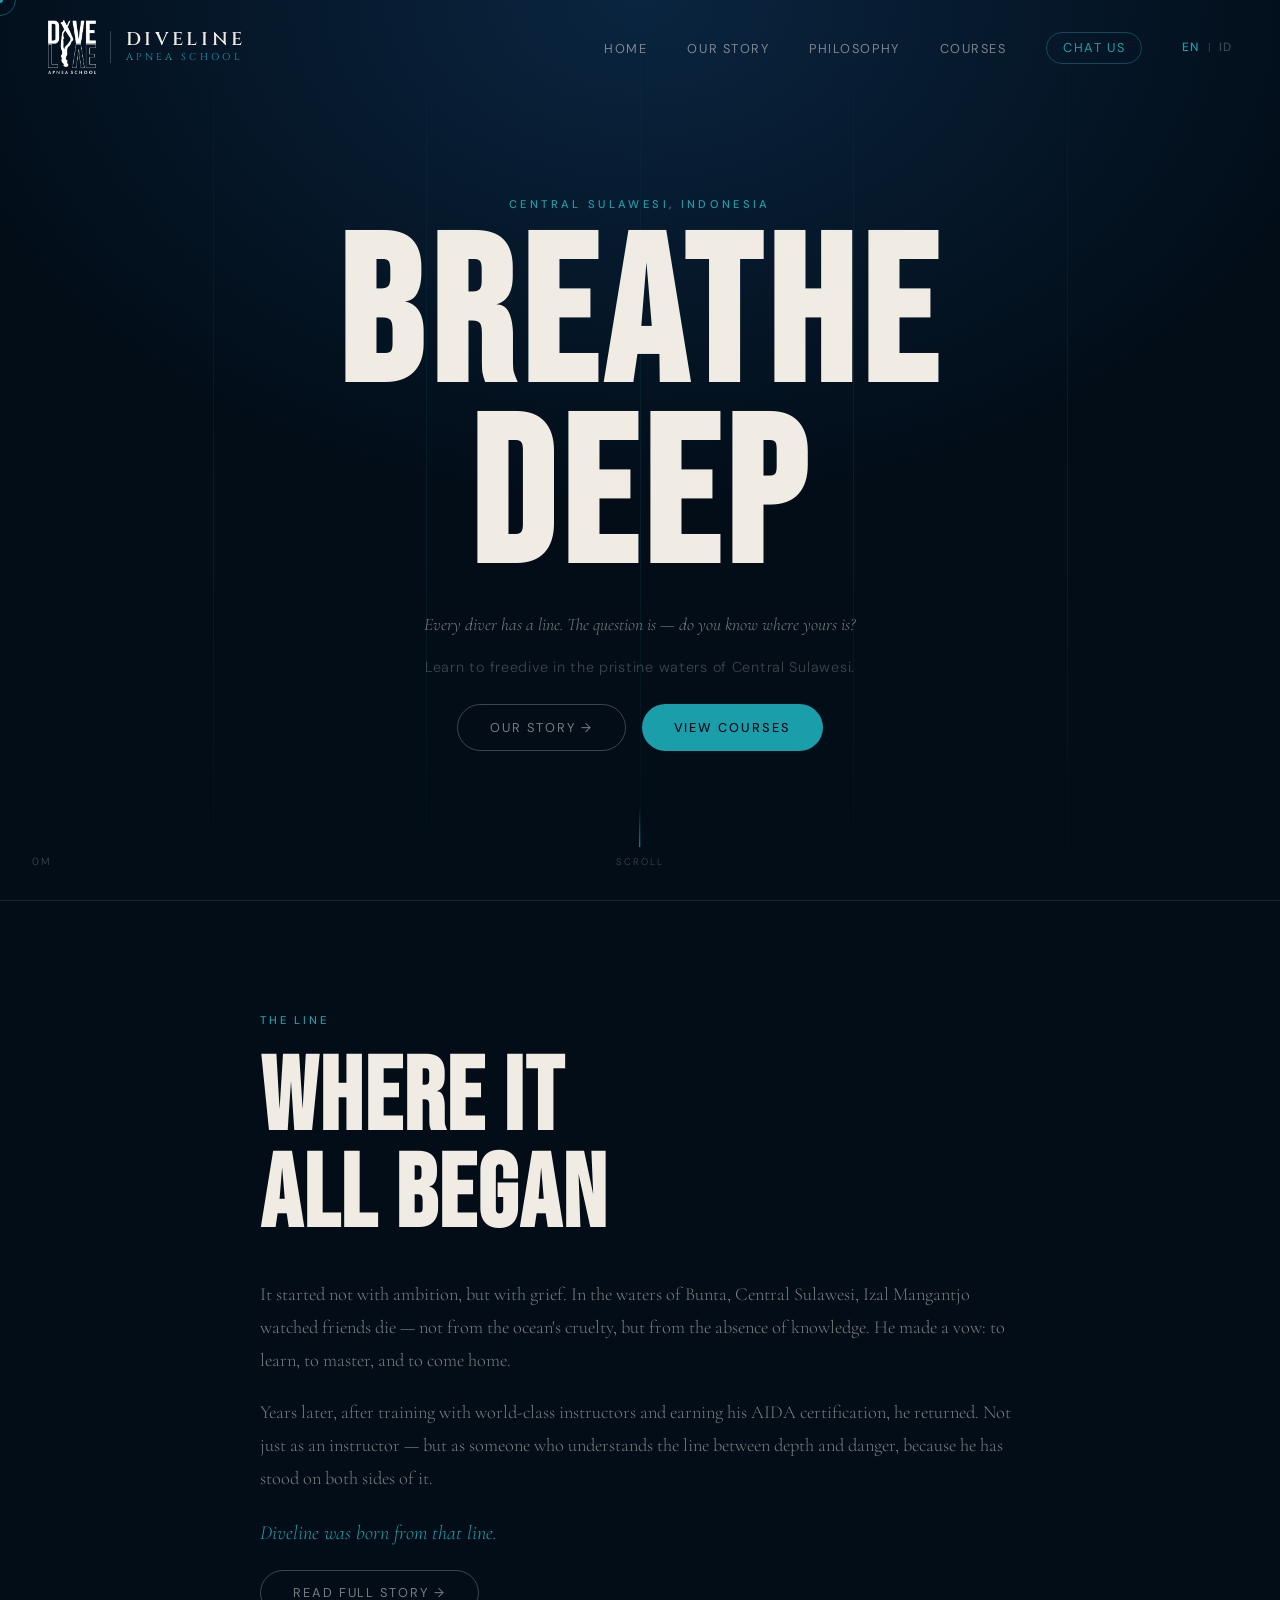
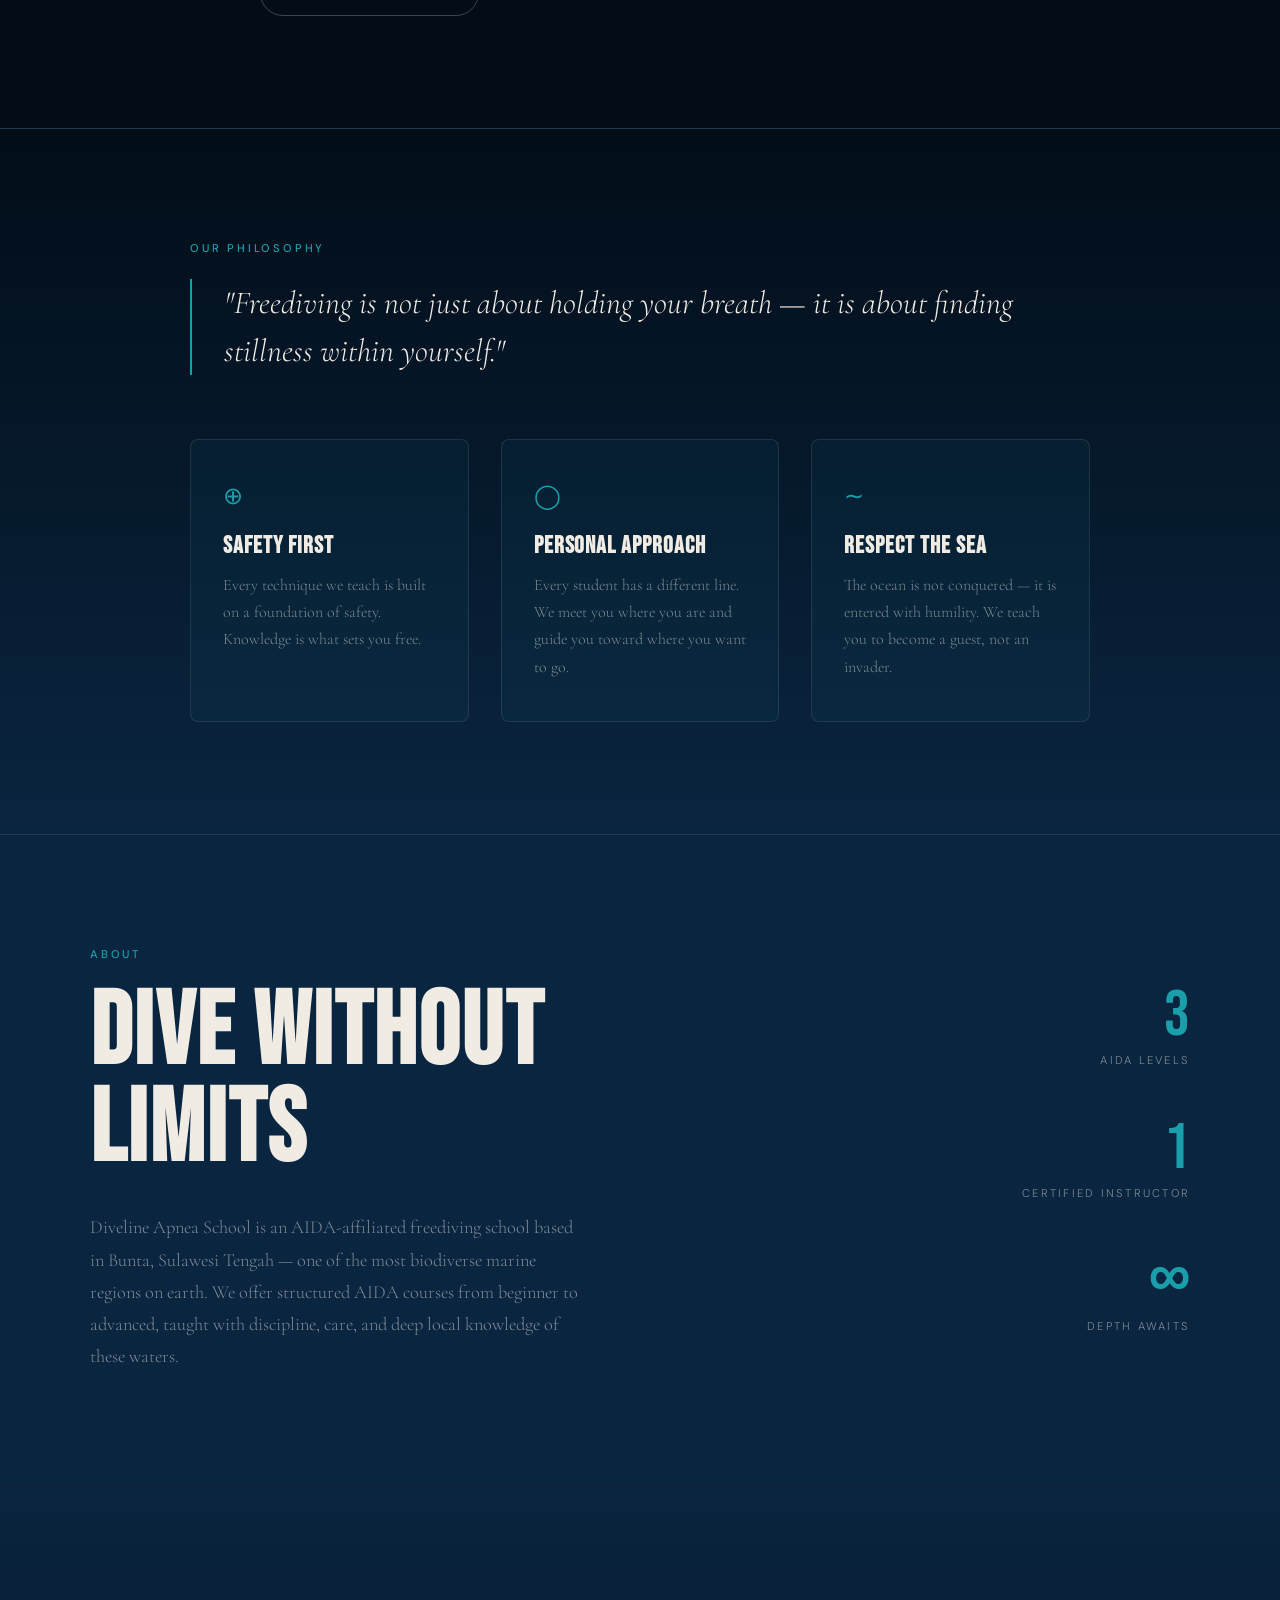
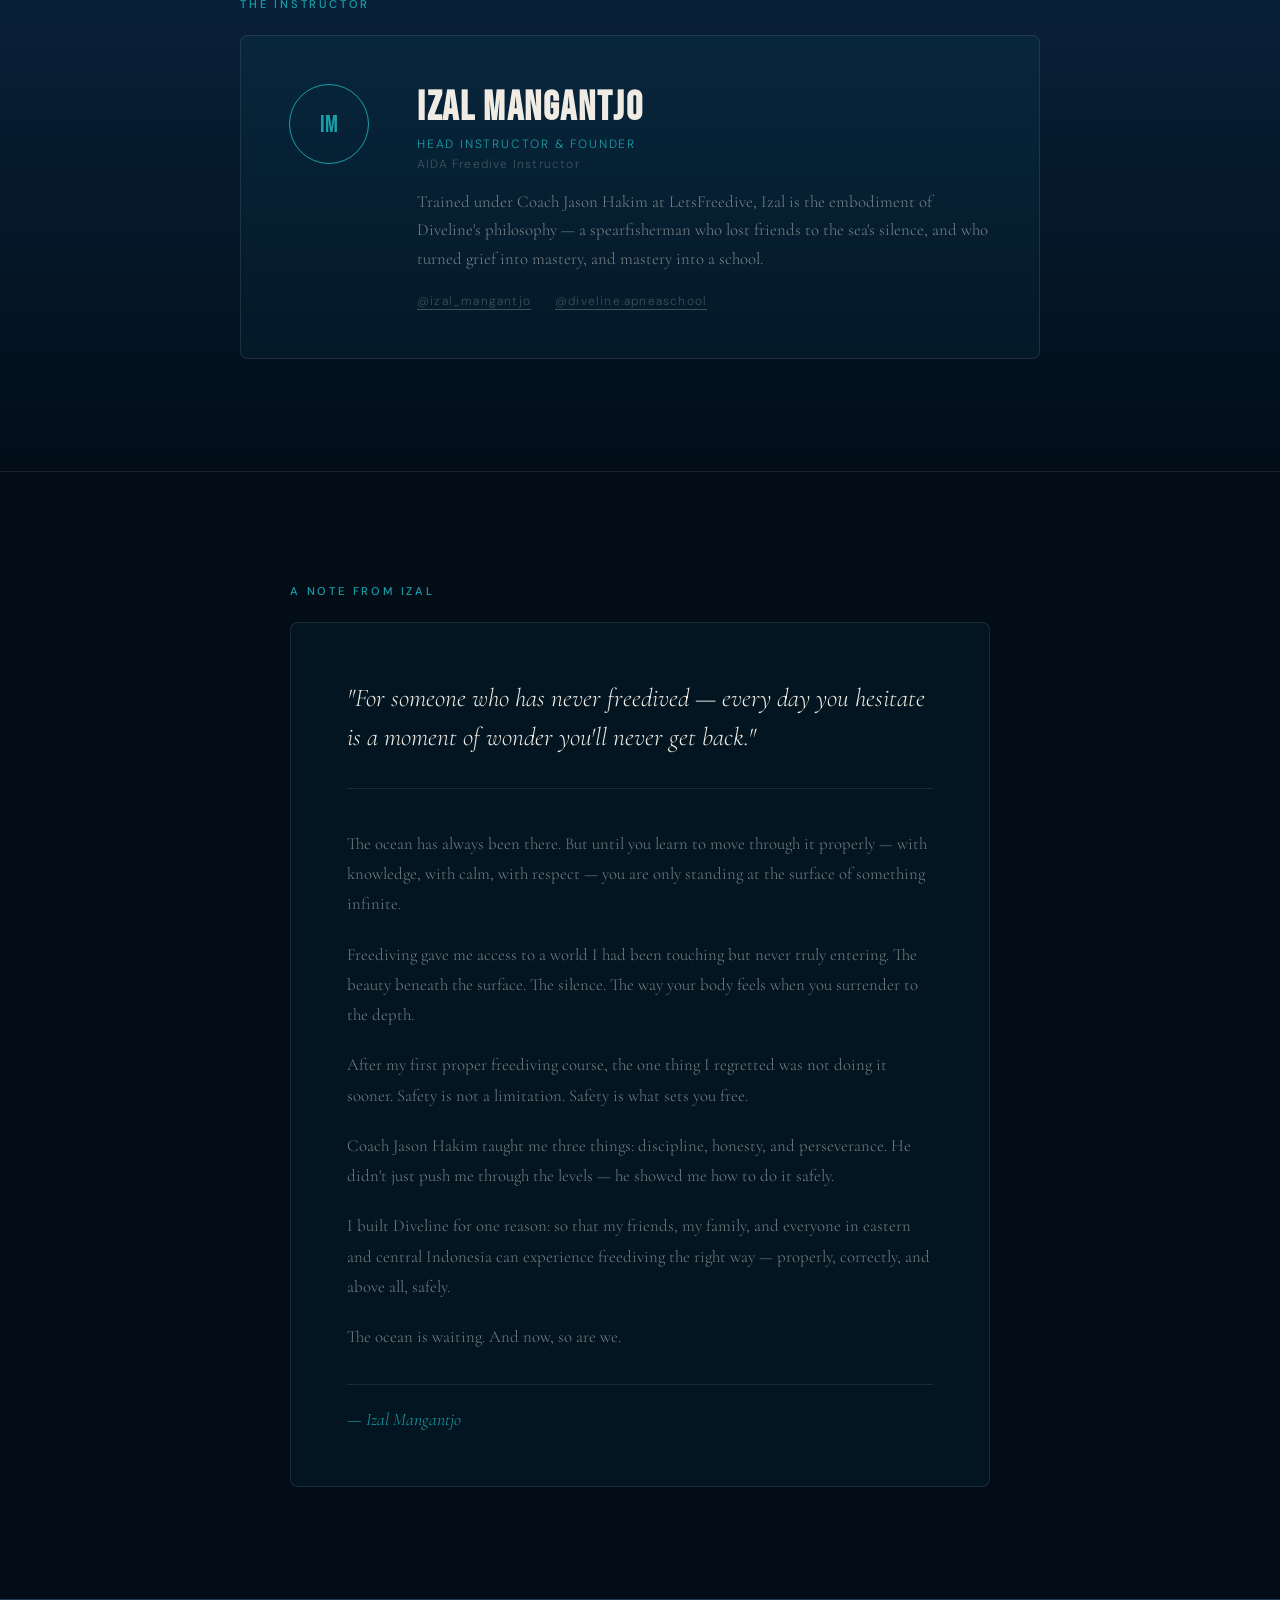
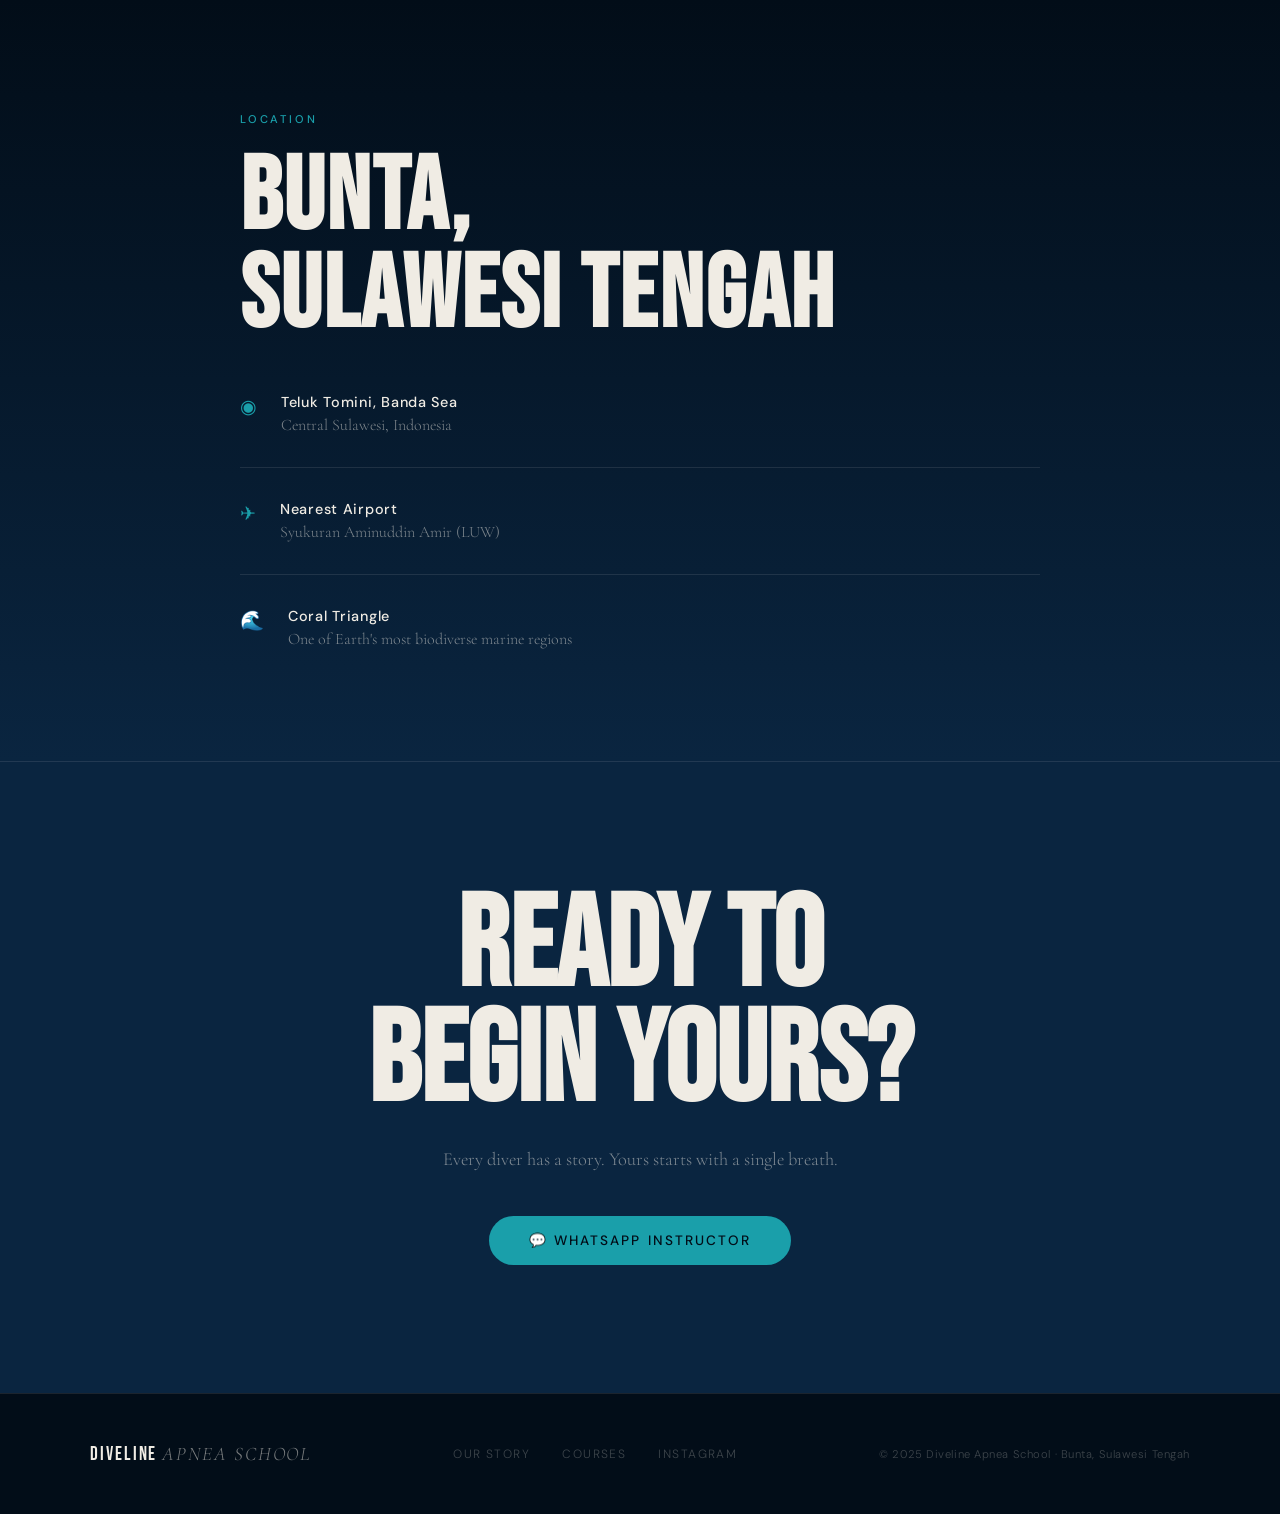
<file: index.html>
<!DOCTYPE html>
<html lang="en">
<head>
    <meta charset="UTF-8">
    <meta name="viewport" content="width=device-width, initial-scale=1.0">
    <title>Diveline Apnea School — Central Sulawesi</title>
    <link href="https://fonts.googleapis.com/css2?family=Bebas+Neue&family=Cinzel:wght@400;600&family=Cormorant+Garamond:ital,wght@0,300;0,400;1,300;1,400&family=DM+Sans:wght@300;400;500&display=swap" rel="stylesheet">
    <link rel="stylesheet" href="css/style.css">
</head>
<body>

<div id="cur"></div>
<div id="cur-r"></div>
<canvas id="bcanvas"></canvas>
<button id="back-top" onclick="window.scrollTo({top:0,behavior:'smooth'})">↑</button>

<!-- NAV -->
<nav id="nav">
    <div class="nav-logo">
        <a href="index.html" class="nav-brand">
            <img src="images/logo.png" alt="Diveline Apnea School">
            <div class="nav-brand-text">
                <span class="nav-brand-name">DIVELINE</span>
                <span class="nav-brand-sub">APNEA SCHOOL</span>
            </div>
        </a>
    </div>
    <div class="hamb" id="hamb" onclick="toggleMenu()">
        <span></span><span></span><span></span>
    </div>
    <ul class="nav-links" id="nav-links">
        <li><a href="index.html" onclick="closeMenu()" class="nav-active-home" data-en="Home" data-id="Beranda">Home</a></li>
        <li><a href="story.html" onclick="closeMenu()" data-en="Our Story" data-id="Kisah Kami">Our Story</a></li>
        <li><a href="index.html#philosophy" onclick="closeMenu()" data-en="Philosophy" data-id="Filosofi">Philosophy</a></li>
        <li><a href="courses.html" onclick="closeMenu()" data-en="Courses" data-id="Kursus">Courses</a></li>
        <li><a href="https://wa.me/6282291338748" target="_blank" class="nav-dm" data-en="Chat Us" data-id="Hubungi">Chat Us</a></li>
        <li class="lang-toggle">
            <button class="lb on" id="btnEN" onclick="setL('en')">EN</button>
            <span class="lb-div">|</span>
            <button class="lb" id="btnID" onclick="setL('id')">ID</button>
        </li>
    </ul>
</nav>

<!-- HERO -->
<section class="hero">
    <div class="hero-depth-lines">
        <span></span><span></span><span></span><span></span><span></span>
    </div>
    <div class="hero-content">
        <div class="hero-eyebrow rv" id="hero-eyebrow">Central Sulawesi, Indonesia</div>
        <h1 class="hero-head rv d1">BREATHE<br>DEEP</h1>
        <div class="hero-tagline-wrap rv d2">
            <span class="tl-dash"></span>
            <em class="tl-text" id="hero-italic">Every diver has a line. The question is — do you know where yours is?</em>
            <span class="tl-dash"></span>
        </div>
        <p class="hero-sub rv d3" id="hero-sub">Learn to freedive in the pristine waters of Central Sulawesi.</p>
        <div class="hero-ctas rv d4">
            <a href="story.html" class="btn-ghost" id="hc-story">Our Story →</a>
            <a href="courses.html" class="btn-main" id="hc-courses">View Courses</a>
        </div>
    </div>
    <div class="hero-depth-label">0m</div>
    <div class="scroll-hint">
        <span></span>
        <p data-en="scroll" data-id="gulir">scroll</p>
    </div>
</section>

<!-- STORY TEASER -->
<section id="story-teaser" class="sec story-sec">
    <div class="story-inner">
        <div class="sec-label rv" data-en="The Line" data-id="Garis Batas">The Line</div>
        <h2 class="sec-title rv" id="story-teaser-title">WHERE IT<br>ALL BEGAN</h2>
        <div class="story-teaser-body rv d1">
            <p id="story-teaser-p1">It started not with ambition, but with grief. In the waters of Bunta, Central Sulawesi, Izal Mangantjo watched friends die — not from the ocean's cruelty, but from the absence of knowledge. He made a vow: to learn, to master, and to come home.</p>
            <p id="story-teaser-p2">Years later, after training with world-class instructors and earning his AIDA certification, he returned. Not just as an instructor — but as someone who understands the line between depth and danger, because he has stood on both sides of it.</p>
            <p id="story-teaser-p3">Diveline was born from that line.</p>
        </div>
        <a href="story.html" class="btn-ghost rv d2" id="story-teaser-link">Read Full Story →</a>
    </div>
</section>

<!-- PHILOSOPHY -->
<section id="philosophy" class="sec philosophy-sec">
    <div class="philosophy-inner">
        <div class="sec-label rv" data-en="Our Philosophy" data-id="Filosofi Kami">Our Philosophy</div>
        <blockquote class="philosophy-quote rv d1" id="philosophy-quote">
            "Freediving is not just about holding your breath — it is about finding stillness within yourself."
        </blockquote>
        <div class="pillars rv d2">
            <div class="pillar">
                <div class="pillar-icon">⊕</div>
                <h3 class="pillar-title" id="p1-title">Safety First</h3>
                <p class="pillar-body" id="p1-body">Every technique we teach is built on a foundation of safety. Knowledge is what sets you free.</p>
            </div>
            <div class="pillar">
                <div class="pillar-icon">◯</div>
                <h3 class="pillar-title" id="p2-title">Personal Approach</h3>
                <p class="pillar-body" id="p2-body">Every student has a different line. We meet you where you are and guide you toward where you want to go.</p>
            </div>
            <div class="pillar">
                <div class="pillar-icon">∼</div>
                <h3 class="pillar-title" id="p3-title">Respect the Sea</h3>
                <p class="pillar-body" id="p3-body">The ocean is not conquered — it is entered with humility. We teach you to become a guest, not an invader.</p>
            </div>
        </div>
    </div>
</section>

<!-- ABOUT -->
<section id="about" class="sec about-sec">
    <div class="about-inner">
        <div class="about-text">
            <div class="sec-label rv" data-en="About" data-id="Tentang Kami">About</div>
            <h2 class="sec-title rv" id="about-title">DIVE WITHOUT<br>LIMITS</h2>
            <p class="sec-body rv d1" id="about-body">Diveline Apnea School is an AIDA-affiliated freediving school based in Bunta, Sulawesi Tengah — one of the most biodiverse marine regions on earth. We offer structured AIDA courses from beginner to advanced, taught with discipline, care, and deep local knowledge of these waters.</p>
        </div>
        <div class="about-stats rv d2">
            <div class="stat">
                <span class="stat-num">3</span>
                <span class="stat-label" data-en="AIDA Levels" data-id="Level AIDA">AIDA Levels</span>
            </div>
            <div class="stat">
                <span class="stat-num">1</span>
                <span class="stat-label" data-en="Certified Instructor" data-id="Instruktur Bersertifikat">Certified Instructor</span>
            </div>
            <div class="stat">
                <span class="stat-num">∞</span>
                <span class="stat-label" data-en="Depth Awaits" data-id="Kedalaman Menanti">Depth Awaits</span>
            </div>
        </div>
    </div>
</section>

<!-- INSTRUCTOR -->
<section id="instructor" class="sec instr-sec">
    <div class="instr-inner">
        <div class="sec-label rv" data-en="The Instructor" data-id="Instruktur">The Instructor</div>
        <div class="instr-card rv d1">
            <div class="instr-monogram">IM</div>
            <div class="instr-info">
                <h2 class="instr-name">Izal Mangantjo</h2>
                <p class="instr-role" id="instr-role">Head Instructor & Founder</p>
                <p class="instr-cred">AIDA Freedive Instructor</p>
                <p class="instr-bio" id="instr-bio">Trained under Coach Jason Hakim at LetsFreedive, Izal is the embodiment of Diveline's philosophy — a spearfisherman who lost friends to the sea's silence, and who turned grief into mastery, and mastery into a school.</p>
                <div class="instr-social">
                    <a href="https://www.instagram.com/izal_mangantjo" target="_blank" class="instr-ig">@izal_mangantjo</a>
                    <a href="https://www.instagram.com/diveline.apneaschool" target="_blank" class="instr-ig">@diveline.apneaschool</a>
                </div>
            </div>
        </div>
    </div>
</section>

<!-- PERSONAL NOTE -->
<section id="note" class="sec note-sec">
    <div class="note-inner">
        <div class="sec-label rv" data-en="A Note from Izal" data-id="Pesan dari Izal">A Note from Izal</div>
        <div class="note-card rv d1">
            <blockquote class="note-quote" id="note-quote">
                "For someone who has never freedived — every day you hesitate is a moment of wonder you'll never get back."
            </blockquote>
            <div class="note-body" id="note-body">
                <p>The ocean has always been there. But until you learn to move through it properly — with knowledge, with calm, with respect — you are only standing at the surface of something infinite.</p>
                <p>Freediving gave me access to a world I had been touching but never truly entering. The beauty beneath the surface. The silence. The way your body feels when you surrender to the depth.</p>
                <p>After my first proper freediving course, the one thing I regretted was not doing it sooner. Safety is not a limitation. Safety is what sets you free.</p>
                <p>I built Diveline for one reason: so that my friends, my family, and everyone in eastern and central Indonesia can experience freediving the right way — properly, correctly, and above all, safely.</p>
                <p>The ocean is waiting. And now, so are we.</p>
            </div>
            <div class="note-signature">— Izal Mangantjo</div>
        </div>
    </div>
</section>

<!-- LOCATION -->
<section id="location" class="sec loc-sec">
    <div class="loc-inner">
        <div class="sec-label rv" data-en="Location" data-id="Lokasi">Location</div>
        <h2 class="sec-title rv" id="loc-title">BUNTA,<br>SULAWESI TENGAH</h2>
        <div class="loc-details rv d1">
            <div class="loc-item">
                <span class="loc-icon">◉</span>
                <div>
                    <strong id="loc-region">Teluk Tomini, Banda Sea</strong>
                    <p id="loc-region-sub">Central Sulawesi, Indonesia</p>
                </div>
            </div>
            <div class="loc-item">
                <span class="loc-icon">✈</span>
                <div>
                    <strong id="loc-airport">Nearest Airport</strong>
                    <p id="loc-airport-sub">Syukuran Aminuddin Amir (LUW)</p>
                </div>
            </div>
            <div class="loc-item">
                <span class="loc-icon">🌊</span>
                <div>
                    <strong id="loc-sea">Coral Triangle</strong>
                    <p id="loc-sea-sub">One of Earth's most biodiverse marine regions</p>
                </div>
            </div>
        </div>
    </div>
</section>

<!-- CTA -->
<section class="cta-sec">
    <div class="cta-inner">
        <h2 class="cta-head rv" id="cta-head">READY<br>TO DIVE?</h2>
        <p class="cta-sub rv d1" id="cta-sub">No experience needed. Just curiosity and the willingness to go deeper.</p>
        <a href="https://wa.me/6282291338748" target="_blank" class="cta-btn rv d2" id="cta-wa">💬 WhatsApp Instructor</a>
    </div>
</section>

<!-- FOOTER -->
<footer>
    <div class="ft-inner">
        <div class="ft-brand">DIVELINE <em>APNEA SCHOOL</em></div>
        <div class="ft-links">
            <a href="story.html" data-en="Our Story" data-id="Kisah Kami">Our Story</a>
            <a href="courses.html" data-en="Courses" data-id="Kursus">Courses</a>
            <a href="https://www.instagram.com/diveline.apneaschool" target="_blank">Instagram</a>
        </div>
        <div class="ft-copy">© 2025 Diveline Apnea School · Bunta, Sulawesi Tengah</div>
    </div>
</footer>

<script src="js/lang.js"></script>
<script src="js/main.js"></script>
</body>
</html>
</file>
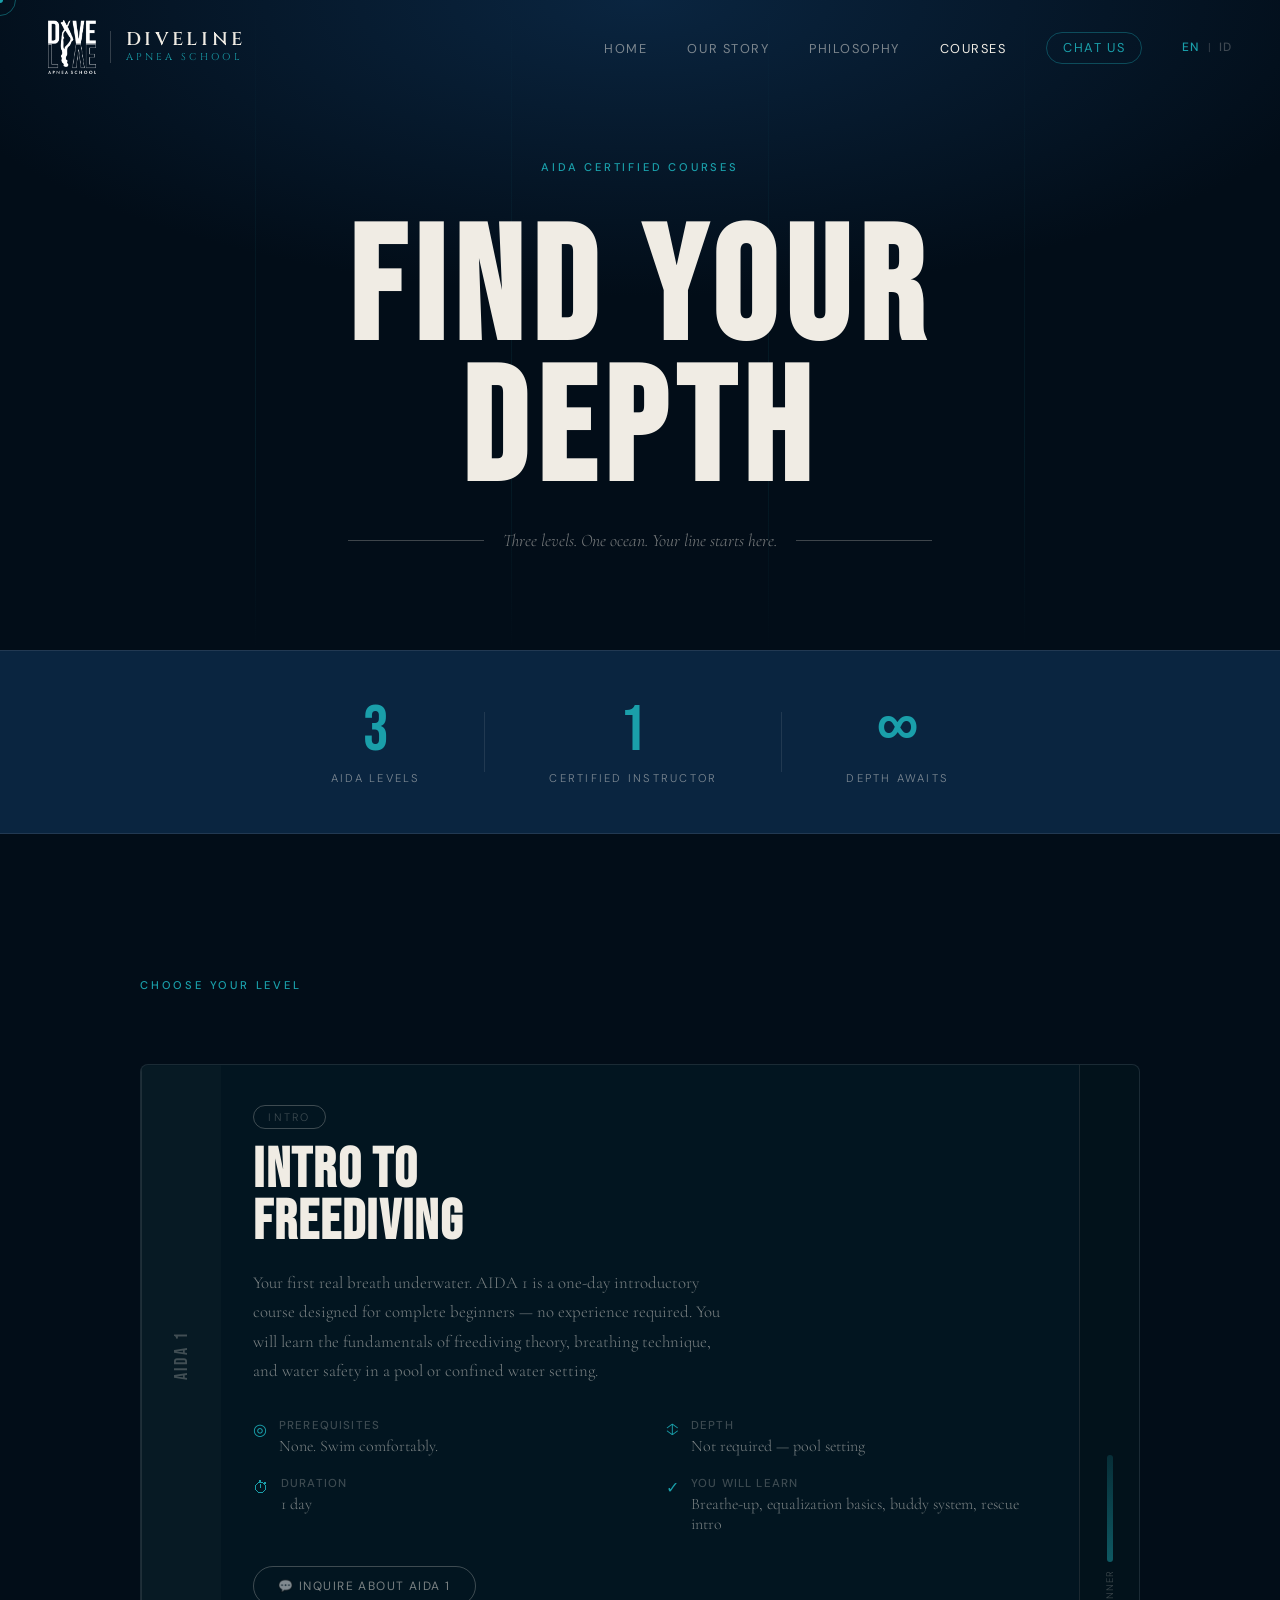
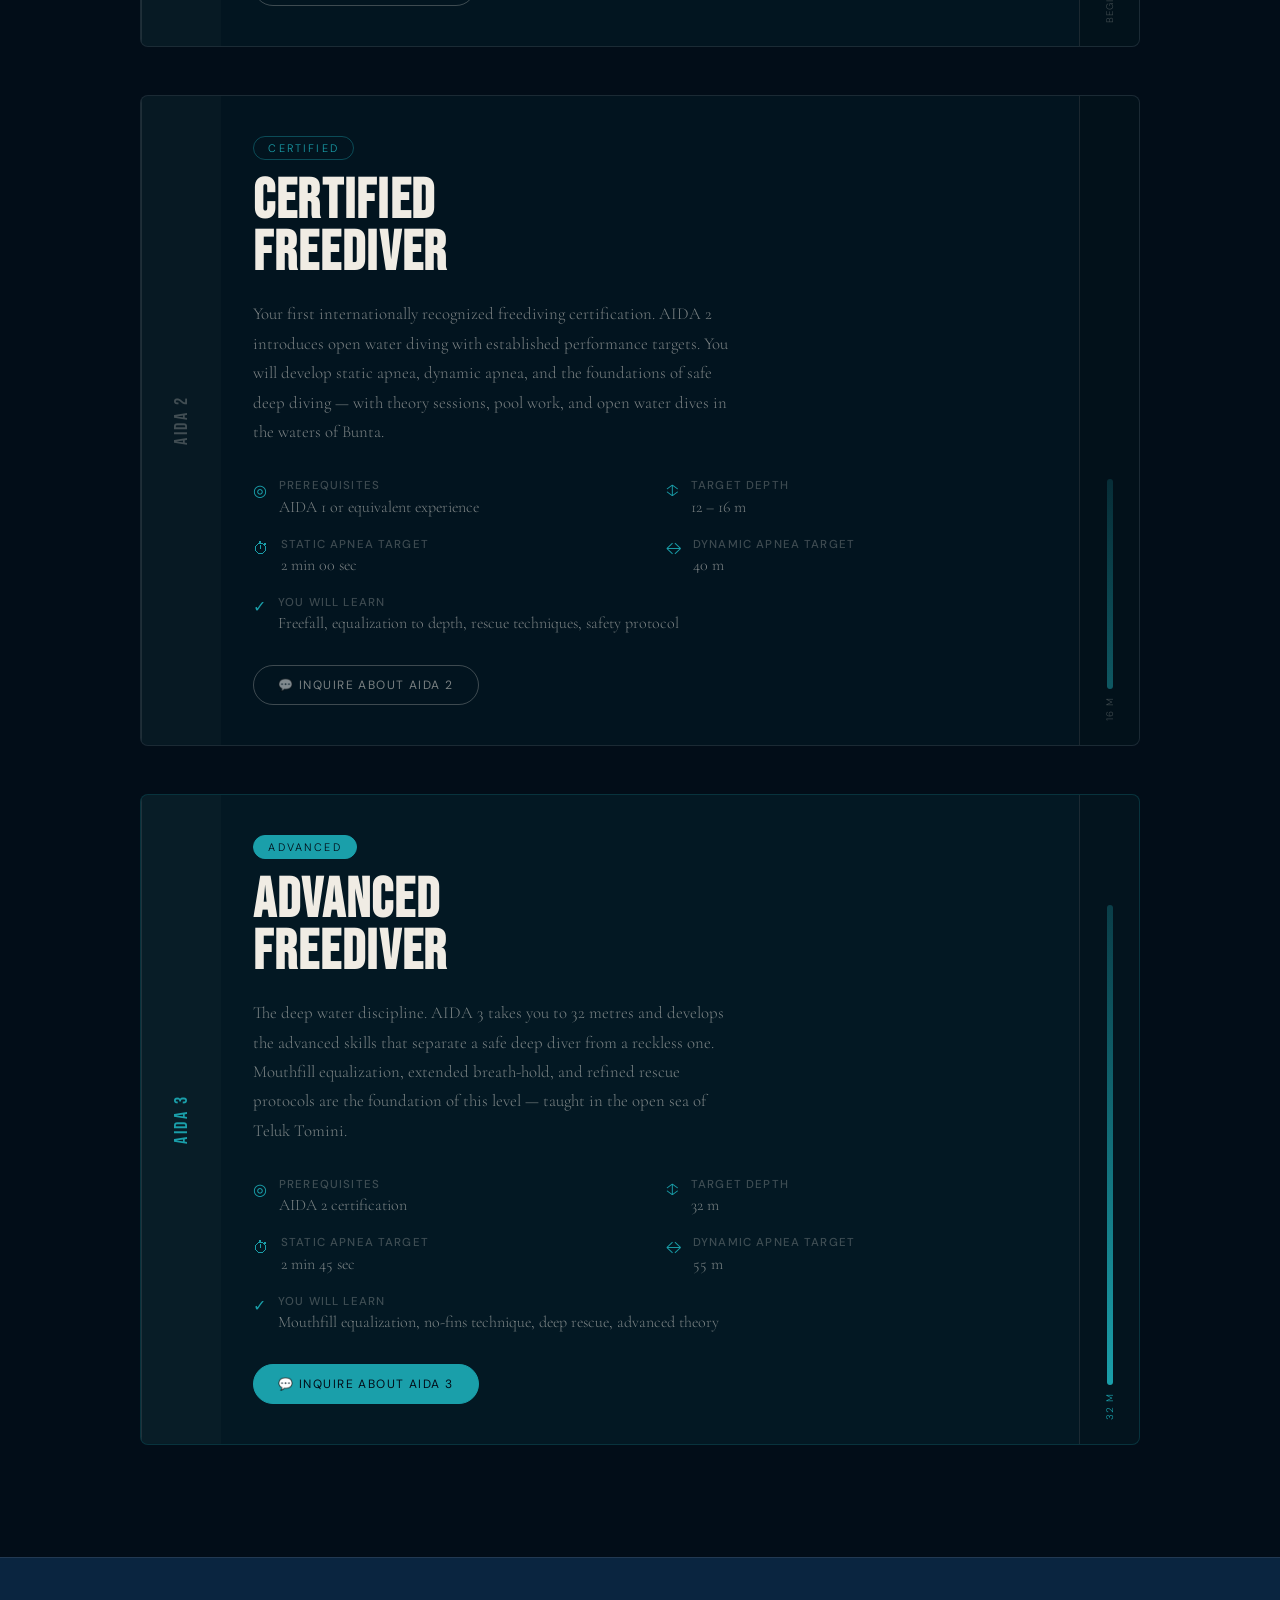
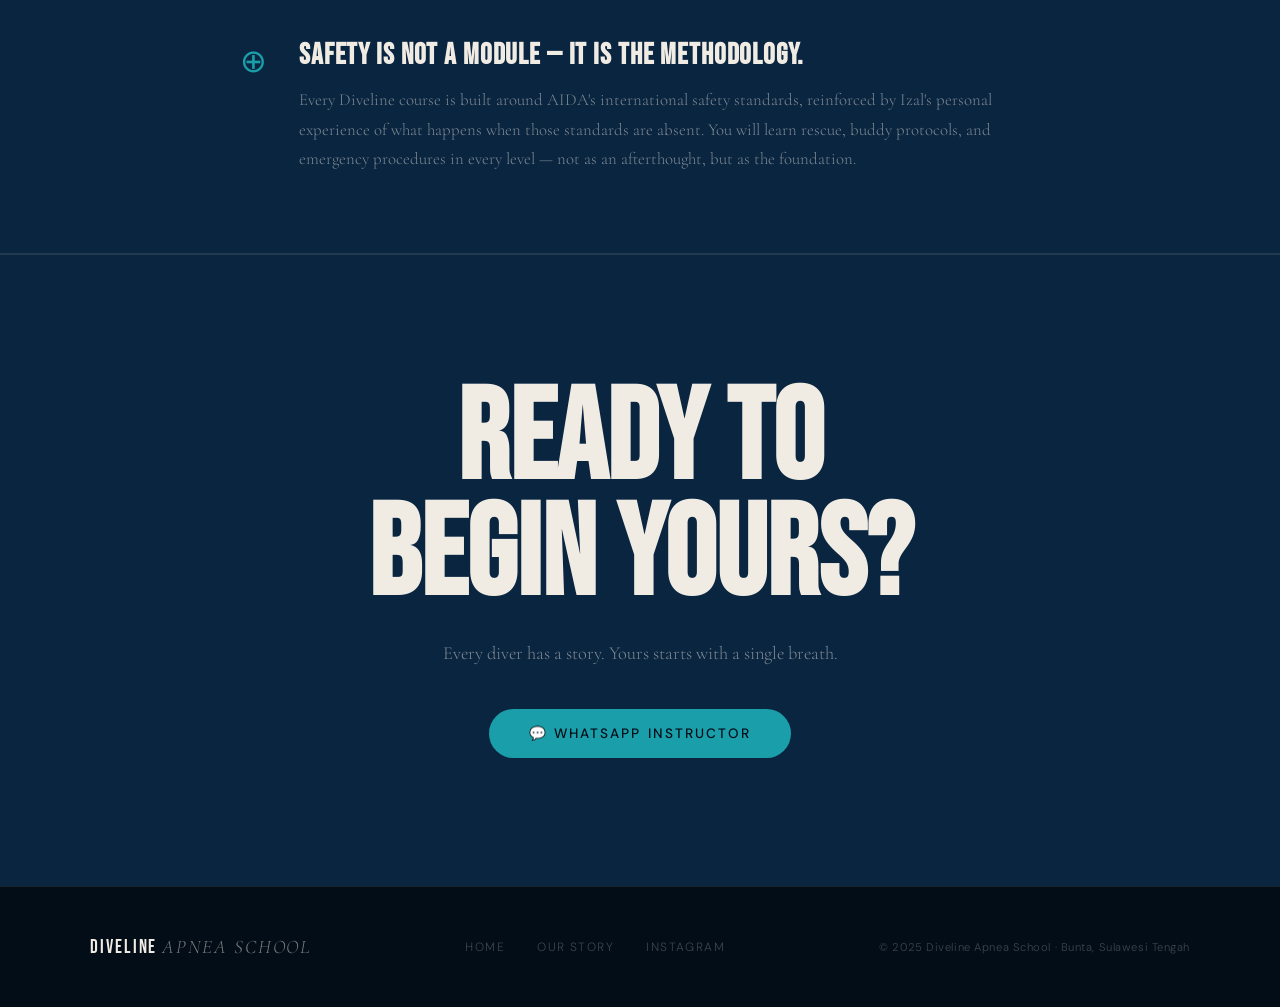
<file: courses.html>
<!DOCTYPE html>
<html lang="en">
<head>
    <meta charset="UTF-8">
    <meta name="viewport" content="width=device-width, initial-scale=1.0">
    <title>Courses — Diveline Apnea School</title>
    <link href="https://fonts.googleapis.com/css2?family=Bebas+Neue&family=Cinzel:wght@400;600&family=Cormorant+Garamond:ital,wght@0,300;0,400;1,300;1,400&family=DM+Sans:wght@300;400;500&display=swap" rel="stylesheet">
    <link rel="stylesheet" href="css/style.css">
    <link rel="stylesheet" href="css/courses.css">
</head>
<body>

<div id="cur"></div>
<div id="cur-r"></div>
<canvas id="bcanvas"></canvas>
<button id="back-top" onclick="window.scrollTo({top:0,behavior:'smooth'})">↑</button>

<!-- NAV -->
<nav id="nav">
    <div class="nav-logo">
        <a href="index.html" class="nav-brand">
            <img src="images/logo.png" alt="Diveline Apnea School">
            <div class="nav-brand-text">
                <span class="nav-brand-name">DIVELINE</span>
                <span class="nav-brand-sub">APNEA SCHOOL</span>
            </div>
        </a>
    </div>
    <div class="hamb" id="hamb" onclick="toggleMenu()">
        <span></span><span></span><span></span>
    </div>
    <ul class="nav-links" id="nav-links">
        <li><a href="index.html" onclick="closeMenu()" data-en="Home" data-id="Beranda">Home</a></li>
        <li><a href="story.html" onclick="closeMenu()" data-en="Our Story" data-id="Kisah Kami">Our Story</a></li>
        <li><a href="index.html#philosophy" onclick="closeMenu()" data-en="Philosophy" data-id="Filosofi">Philosophy</a></li>
        <li><a href="courses.html" onclick="closeMenu()" class="nav-active" data-en="Courses" data-id="Kursus">Courses</a></li>
        <li><a href="https://wa.me/6282291338748" target="_blank" class="nav-dm" data-en="Chat Us" data-id="Hubungi">Chat Us</a></li>
        <li class="lang-toggle">
            <button class="lb on" id="btnEN" onclick="setL('en')">EN</button>
            <span class="lb-div">|</span>
            <button class="lb" id="btnID" onclick="setL('id')">ID</button>
        </li>
    </ul>
</nav>

<!-- HERO KECIL -->
<section class="courses-hero">
    <div class="courses-hero-depth">
        <span></span><span></span><span></span><span></span>
    </div>
    <div class="courses-hero-content">
        <div class="sec-label rv" data-en="AIDA Certified Courses" data-id="Kursus Bersertifikat AIDA">AIDA Certified Courses</div>
        <h1 class="courses-hero-title rv d1" id="courses-hero-title">FIND YOUR<br>DEPTH</h1>
        <div class="courses-hero-tagline rv d2">
            <span class="tl-dash"></span>
            <em class="tl-text" id="courses-hero-tagline">Three levels. One ocean. Your line starts here.</em>
            <span class="tl-dash"></span>
        </div>
    </div>
</section>

<!-- NUMBERS BAR -->
<div class="numbers-bar">
    <div class="nb-item rv">
        <span class="nb-num">3</span>
        <span class="nb-label" data-en="AIDA Levels" data-id="Level AIDA">AIDA Levels</span>
    </div>
    <div class="nb-divider"></div>
    <div class="nb-item rv d1">
        <span class="nb-num">1</span>
        <span class="nb-label" data-en="Certified Instructor" data-id="Instruktur Bersertifikat">Certified Instructor</span>
    </div>
    <div class="nb-divider"></div>
    <div class="nb-item rv d2">
        <span class="nb-num">∞</span>
        <span class="nb-label" data-en="Depth Awaits" data-id="Kedalaman Menanti">Depth Awaits</span>
    </div>
</div>

<!-- COURSE CARDS -->
<section class="courses-sec">
    <div class="courses-inner">
        <div class="sec-label rv" data-en="Choose Your Level" data-id="Pilih Level Anda">Choose Your Level</div>

        <!-- AIDA 1 -->
        <div class="course-card rv">
            <div class="course-level">AIDA 1</div>
            <div class="course-content">
                <div class="course-badge" id="c1-badge">Intro</div>
                <h2 class="course-title" id="c1-title">INTRO TO<br>FREEDIVING</h2>
                <p class="course-desc" id="c1-desc">Your first real breath underwater. AIDA 1 is a one-day introductory course designed for complete beginners — no experience required. You will learn the fundamentals of freediving theory, breathing technique, and water safety in a pool or confined water setting.</p>
                <div class="course-specs">
                    <div class="spec-item">
                        <span class="spec-icon">◎</span>
                        <div>
                            <strong id="c1-s1-label">Prerequisites</strong>
                            <p id="c1-s1-val">None. Swim comfortably.</p>
                        </div>
                    </div>
                    <div class="spec-item">
                        <span class="spec-icon">↕</span>
                        <div>
                            <strong id="c1-s2-label">Depth</strong>
                            <p id="c1-s2-val">Not required — pool setting</p>
                        </div>
                    </div>
                    <div class="spec-item">
                        <span class="spec-icon">⏱</span>
                        <div>
                            <strong id="c1-s3-label">Duration</strong>
                            <p id="c1-s3-val">1 day</p>
                        </div>
                    </div>
                    <div class="spec-item">
                        <span class="spec-icon">✓</span>
                        <div>
                            <strong id="c1-s4-label">You will learn</strong>
                            <p id="c1-s4-val">Breathe-up, equalization basics, buddy system, rescue intro</p>
                        </div>
                    </div>
                </div>
                <a href="https://wa.me/6282291338748?text=Hi%20Izal!%20I%20am%20interested%20in%20AIDA%201." target="_blank" class="course-cta" id="c1-cta">💬 Inquire About AIDA 1</a>
            </div>
            <div class="course-depth-bar">
                <div class="depth-fill" style="height:20%"></div>
                <span class="depth-label">Beginner</span>
            </div>
        </div>

        <!-- AIDA 2 -->
        <div class="course-card course-card--mid rv d1">
            <div class="course-level">AIDA 2</div>
            <div class="course-content">
                <div class="course-badge course-badge--mid" id="c2-badge">Certified</div>
                <h2 class="course-title" id="c2-title">CERTIFIED<br>FREEDIVER</h2>
                <p class="course-desc" id="c2-desc">Your first internationally recognized freediving certification. AIDA 2 introduces open water diving with established performance targets. You will develop static apnea, dynamic apnea, and the foundations of safe deep diving — with theory sessions, pool work, and open water dives in the waters of Bunta.</p>
                <div class="course-specs">
                    <div class="spec-item">
                        <span class="spec-icon">◎</span>
                        <div>
                            <strong id="c2-s1-label">Prerequisites</strong>
                            <p id="c2-s1-val">AIDA 1 or equivalent experience</p>
                        </div>
                    </div>
                    <div class="spec-item">
                        <span class="spec-icon">↕</span>
                        <div>
                            <strong id="c2-s2-label">Target Depth</strong>
                            <p id="c2-s2-val">12 – 16 m</p>
                        </div>
                    </div>
                    <div class="spec-item">
                        <span class="spec-icon">⏱</span>
                        <div>
                            <strong id="c2-s3-label">Static Apnea Target</strong>
                            <p id="c2-s3-val">2 min 00 sec</p>
                        </div>
                    </div>
                    <div class="spec-item">
                        <span class="spec-icon">↔</span>
                        <div>
                            <strong id="c2-s4b-label">Dynamic Apnea Target</strong>
                            <p id="c2-s4b-val">40 m</p>
                        </div>
                    </div>
                    <div class="spec-item">
                        <span class="spec-icon">✓</span>
                        <div>
                            <strong id="c2-s4-label">You will learn</strong>
                            <p id="c2-s4-val">Freefall, equalization to depth, rescue techniques, safety protocol</p>
                        </div>
                    </div>
                </div>
                <a href="https://wa.me/6282291338748?text=Hi%20Izal!%20I%20am%20interested%20in%20AIDA%202." target="_blank" class="course-cta" id="c2-cta">💬 Inquire About AIDA 2</a>
            </div>
            <div class="course-depth-bar">
                <div class="depth-fill" style="height:35%"></div>
                <span class="depth-label">16 m</span>
            </div>
        </div>

        <!-- AIDA 3 -->
        <div class="course-card course-card--adv rv d2">
            <div class="course-level">AIDA 3</div>
            <div class="course-content">
                <div class="course-badge course-badge--adv" id="c3-badge">Advanced</div>
                <h2 class="course-title" id="c3-title">ADVANCED<br>FREEDIVER</h2>
                <p class="course-desc" id="c3-desc">The deep water discipline. AIDA 3 takes you to 32 metres and develops the advanced skills that separate a safe deep diver from a reckless one. Mouthfill equalization, extended breath-hold, and refined rescue protocols are the foundation of this level — taught in the open sea of Teluk Tomini.</p>
                <div class="course-specs">
                    <div class="spec-item">
                        <span class="spec-icon">◎</span>
                        <div>
                            <strong id="c3-s1-label">Prerequisites</strong>
                            <p id="c3-s1-val">AIDA 2 certification</p>
                        </div>
                    </div>
                    <div class="spec-item">
                        <span class="spec-icon">↕</span>
                        <div>
                            <strong id="c3-s2-label">Target Depth</strong>
                            <p id="c3-s2-val">32 m</p>
                        </div>
                    </div>
                    <div class="spec-item">
                        <span class="spec-icon">⏱</span>
                        <div>
                            <strong id="c3-s3-label">Static Apnea Target</strong>
                            <p id="c3-s3-val">2 min 45 sec</p>
                        </div>
                    </div>
                    <div class="spec-item">
                        <span class="spec-icon">↔</span>
                        <div>
                            <strong id="c3-s4b-label">Dynamic Apnea Target</strong>
                            <p id="c3-s4b-val">55 m</p>
                        </div>
                    </div>
                    <div class="spec-item">
                        <span class="spec-icon">✓</span>
                        <div>
                            <strong id="c3-s4-label">You will learn</strong>
                            <p id="c3-s4-val">Mouthfill equalization, no-fins technique, deep rescue, advanced theory</p>
                        </div>
                    </div>
                </div>
                <a href="https://wa.me/6282291338748?text=Hi%20Izal!%20I%20am%20interested%20in%20AIDA%203." target="_blank" class="course-cta course-cta--adv" id="c3-cta">💬 Inquire About AIDA 3</a>
            </div>
            <div class="course-depth-bar">
                <div class="depth-fill depth-fill--adv" style="height:80%"></div>
                <span class="depth-label depth-label--adv">32 m</span>
            </div>
        </div>

    </div>
</section>

<!-- SAFETY NOTE -->
<section class="safety-sec">
    <div class="safety-inner rv">
        <div class="safety-icon">⊕</div>
        <div>
            <h3 class="safety-title" id="safety-title">Safety is not a module — it is the methodology.</h3>
            <p class="safety-body" id="safety-body">Every Diveline course is built around AIDA's international safety standards, reinforced by Izal's personal experience of what happens when those standards are absent. You will learn rescue, buddy protocols, and emergency procedures in every level — not as an afterthought, but as the foundation.</p>
        </div>
    </div>
</section>

<!-- CTA -->
<section class="cta-sec">
    <div class="cta-inner">
        <h2 class="cta-head rv" id="cta-head">NOT SURE<br>WHERE TO START?</h2>
        <p class="cta-sub rv d1" id="cta-sub">Message Izal directly. He will help you find the right level — honestly, not ambitiously.</p>
        <a href="https://wa.me/6282291338748" target="_blank" class="cta-btn rv d2" id="cta-wa">💬 WhatsApp Instructor</a>
    </div>
</section>

<!-- FOOTER -->
<footer>
    <div class="ft-inner">
        <div class="ft-brand">DIVELINE <em>APNEA SCHOOL</em></div>
        <div class="ft-links">
            <a href="index.html" data-en="Home" data-id="Beranda">Home</a>
            <a href="story.html" data-en="Our Story" data-id="Kisah Kami">Our Story</a>
            <a href="https://www.instagram.com/diveline.apneaschool" target="_blank">Instagram</a>
        </div>
        <div class="ft-copy">© 2025 Diveline Apnea School · Bunta, Sulawesi Tengah</div>
    </div>
</footer>

<script src="js/lang.js"></script>
<script src="js/main.js"></script>
</body>
</html>
</file>
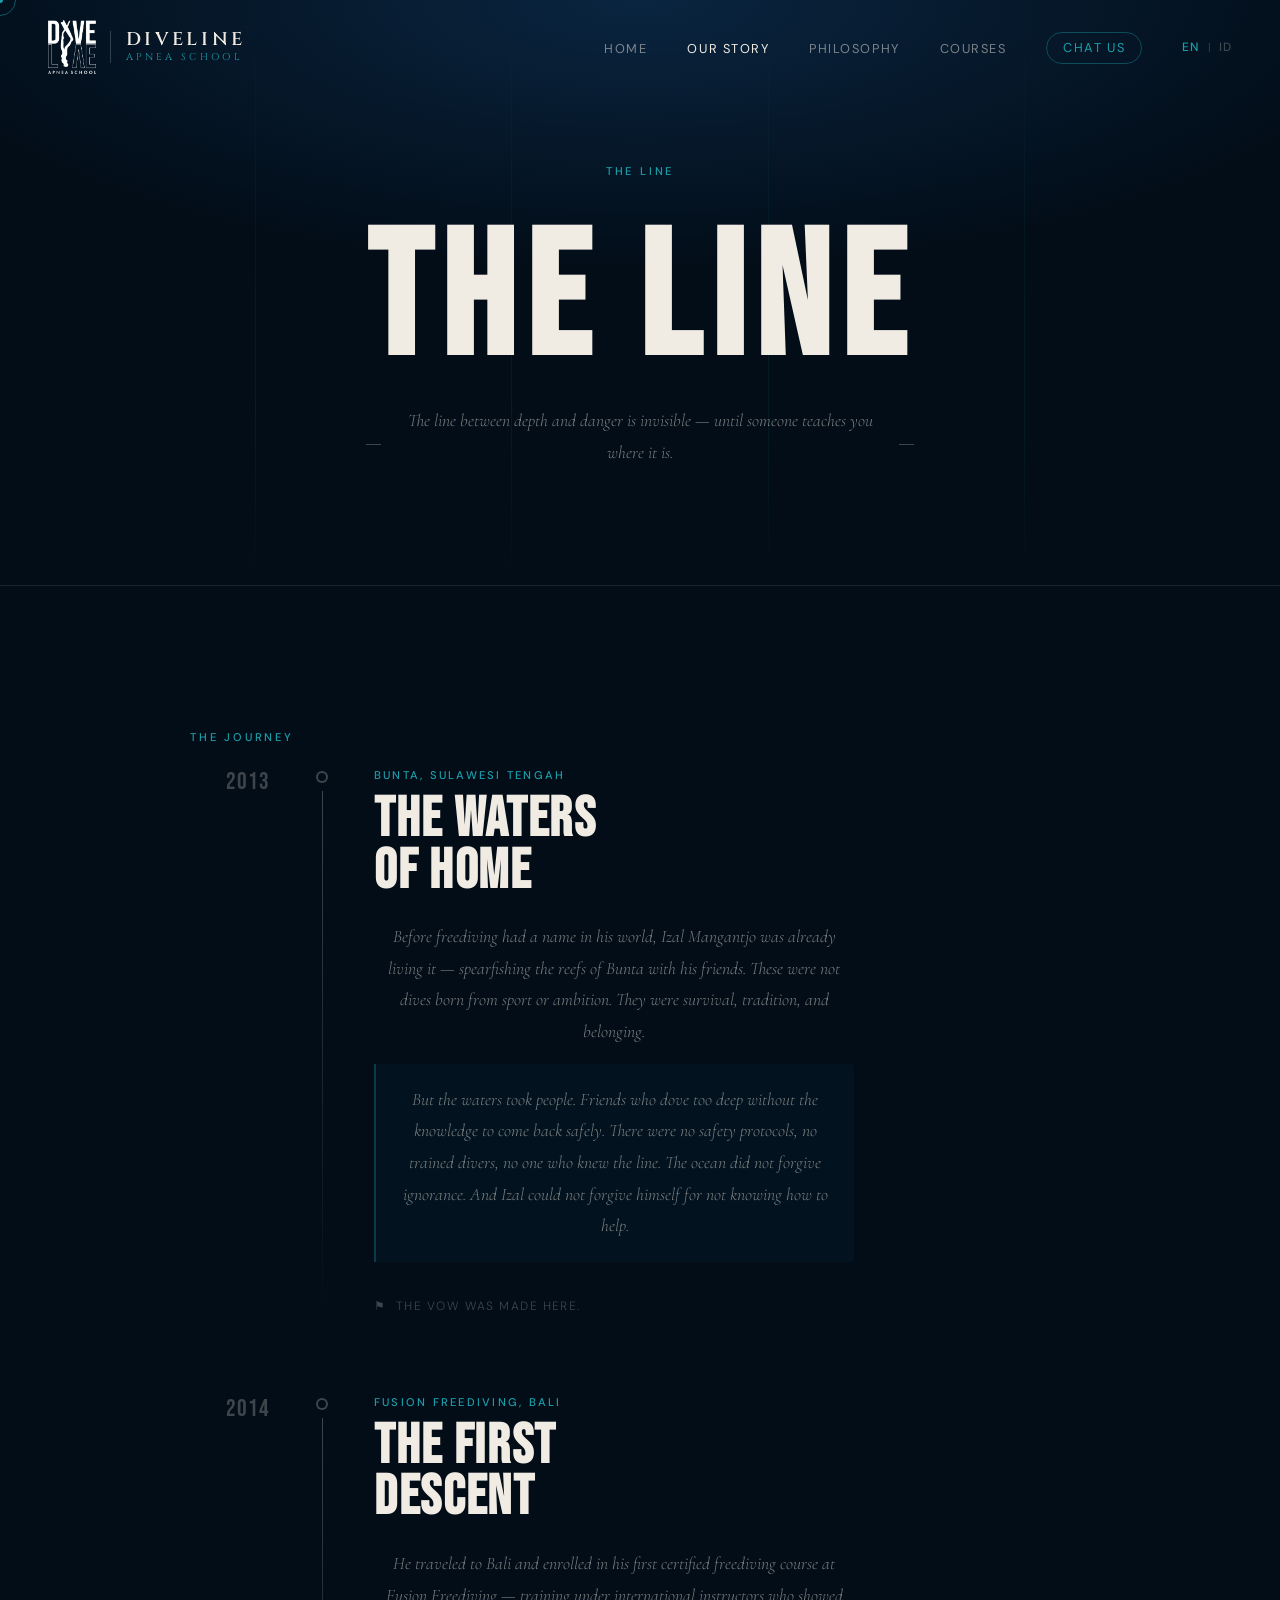
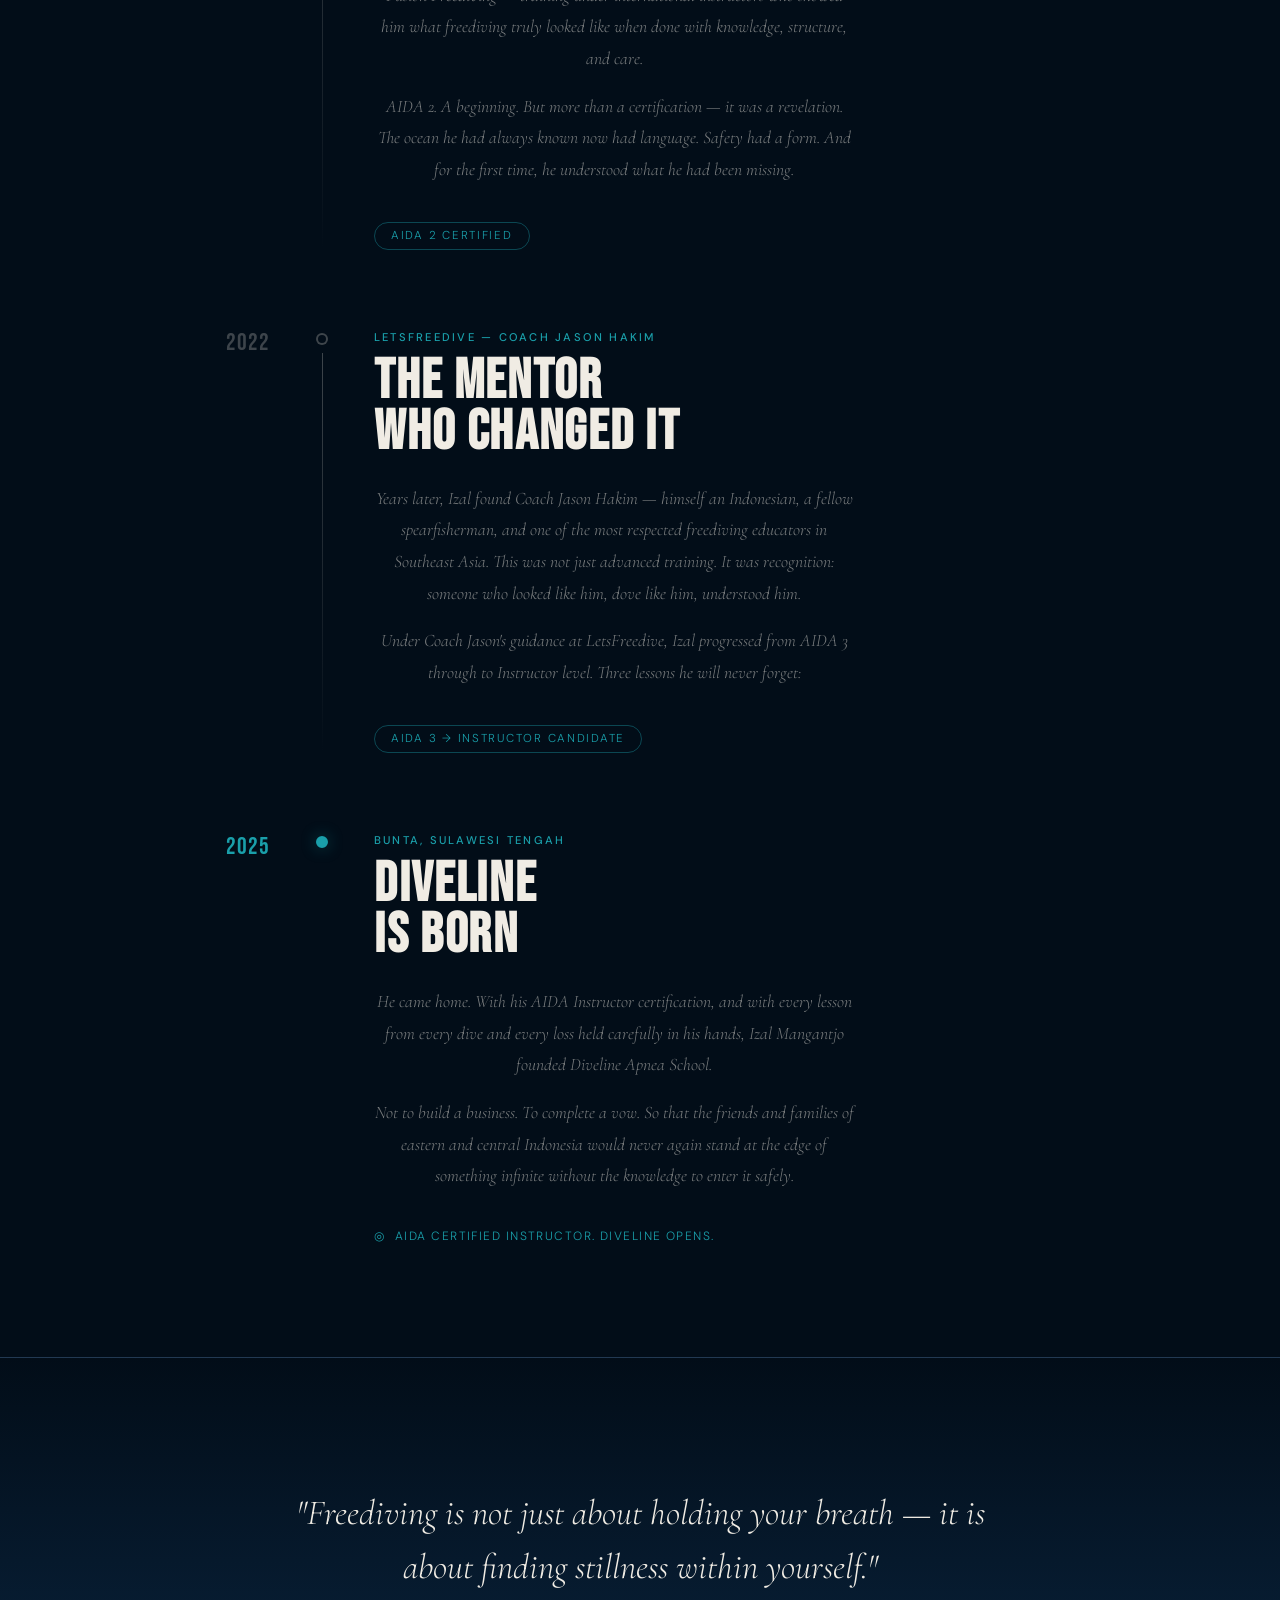
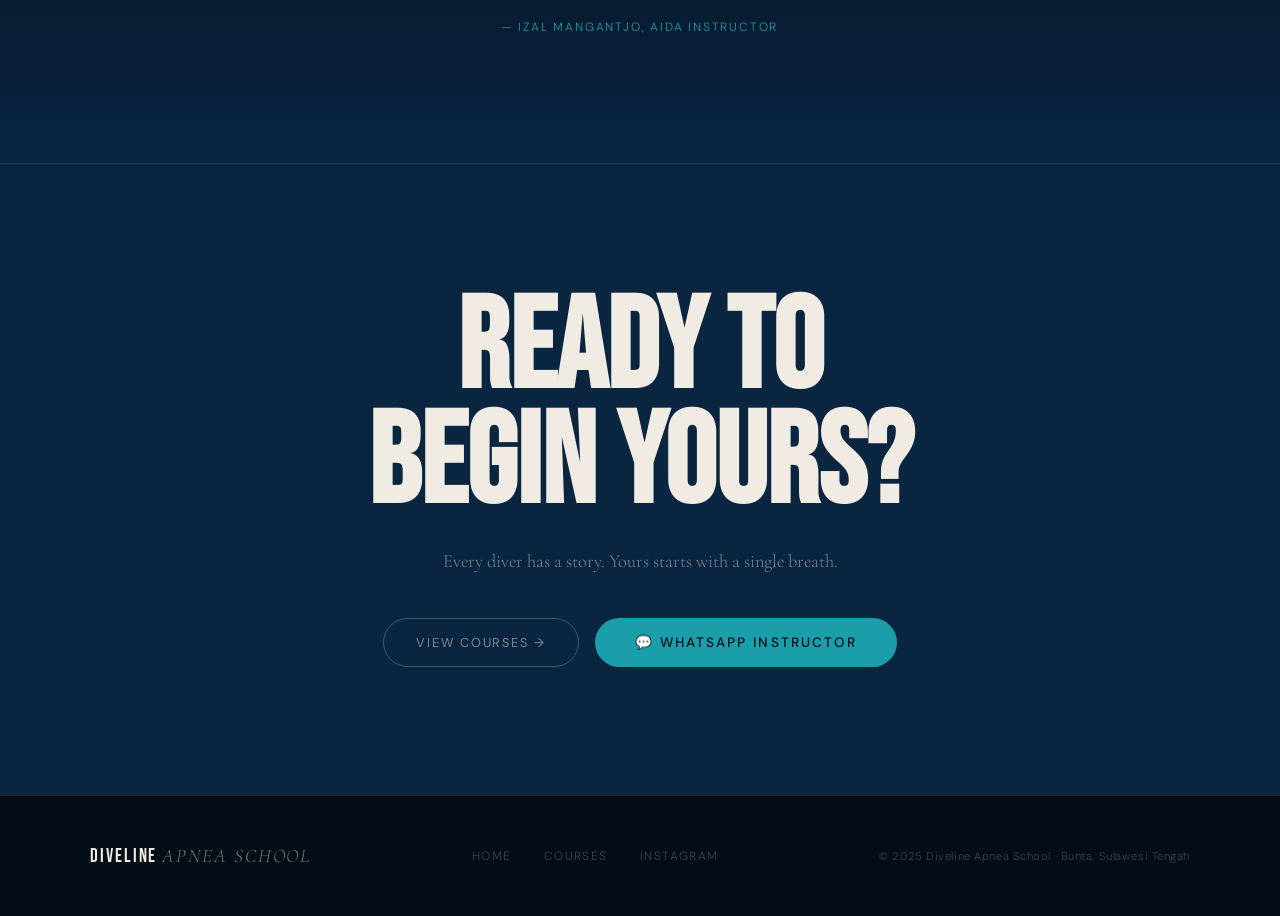
<file: story.html>
<!DOCTYPE html>
<html lang="en">
<head>
    <meta charset="UTF-8">
    <meta name="viewport" content="width=device-width, initial-scale=1.0">
    <title>Our Story — Diveline Apnea School</title>
    <link href="https://fonts.googleapis.com/css2?family=Bebas+Neue&family=Cinzel:wght@400;600&family=Cormorant+Garamond:ital,wght@0,300;0,400;1,300;1,400&family=DM+Sans:wght@300;400;500&display=swap" rel="stylesheet">
    <link rel="stylesheet" href="css/style.css">
    <link rel="stylesheet" href="css/story.css">
</head>
<body>

<div id="cur"></div>
<div id="cur-r"></div>
<canvas id="bcanvas"></canvas>
<button id="back-top" onclick="window.scrollTo({top:0,behavior:'smooth'})">↑</button>

<!-- NAV -->
<nav id="nav">
    <div class="nav-logo">
        <a href="index.html" class="nav-brand">
            <img src="images/logo.png" alt="Diveline Apnea School">
            <div class="nav-brand-text">
                <span class="nav-brand-name">DIVELINE</span>
                <span class="nav-brand-sub">APNEA SCHOOL</span>
            </div>
        </a>
    </div>
    <div class="hamb" id="hamb" onclick="toggleMenu()">
        <span></span><span></span><span></span>
    </div>
    <ul class="nav-links" id="nav-links">
        <li><a href="index.html" onclick="closeMenu()" data-en="Home" data-id="Beranda">Home</a></li>
        <li><a href="story.html" onclick="closeMenu()" class="nav-active" data-en="Our Story" data-id="Kisah Kami">Our Story</a></li>
        <li><a href="index.html#philosophy" onclick="closeMenu()" data-en="Philosophy" data-id="Filosofi">Philosophy</a></li>
        <li><a href="courses.html" onclick="closeMenu()" data-en="Courses" data-id="Kursus">Courses</a></li>
        <li><a href="https://wa.me/6282291338748" target="_blank" class="nav-dm" data-en="Chat Us" data-id="Hubungi">Chat Us</a></li>
        <li class="lang-toggle">
            <button class="lb on" id="btnEN" onclick="setL('en')">EN</button>
            <span class="lb-div">|</span>
            <button class="lb" id="btnID" onclick="setL('id')">ID</button>
        </li>
    </ul>
</nav>

<!-- HERO KECIL -->
<section class="story-hero">
    <div class="story-hero-depth">
        <span></span><span></span><span></span><span></span>
    </div>
    <div class="story-hero-content">
        <div class="sec-label rv" data-en="The Line" data-id="Garis Batas">The Line</div>
        <h1 class="story-hero-title rv d1">THE LINE</h1>
        <div class="story-hero-tagline rv d2">
            <span class="tl-dash"></span>
            <em class="tl-text" id="story-hero-tagline">The line between depth and danger is invisible — until someone teaches you where it is.</em>
            <span class="tl-dash"></span>
        </div>
    </div>
</section>

<!-- TIMELINE -->
<section class="timeline-sec">
    <div class="timeline-inner">
        <div class="sec-label rv" data-en="The Journey" data-id="Perjalanan">The Journey</div>

        <!-- 2013 -->
        <div class="tl-item rv">
            <div class="tl-year">2013</div>
            <div class="tl-connector">
                <div class="tl-dot"></div>
                <div class="tl-line"></div>
            </div>
            <div class="tl-body">
                <h3 class="tl-location" id="tl1-loc">Bunta, Sulawesi Tengah</h3>
                <h2 class="tl-title" id="tl1-title">THE WATERS<br>OF HOME</h2>
                <p class="tl-text" id="tl1-text">Before freediving had a name in his world, Izal Mangantjo was already living it — spearfishing the reefs of Bunta with his friends. These were not dives born from sport or ambition. They were survival, tradition, and belonging.</p>
                <p class="tl-text tl-grief" id="tl1-grief">But the waters took people. Friends who dove too deep without the knowledge to come back safely. There were no safety protocols, no trained divers, no one who knew the line. The ocean did not forgive ignorance. And Izal could not forgive himself for not knowing how to help.</p>
                <div class="tl-marker" id="tl1-marker">
                    <span>⚑</span> <span id="tl1-marker-text">The vow was made here.</span>
                </div>
            </div>
        </div>

        <!-- 2014 -->
        <div class="tl-item rv d1">
            <div class="tl-year">2014</div>
            <div class="tl-connector">
                <div class="tl-dot"></div>
                <div class="tl-line"></div>
            </div>
            <div class="tl-body">
                <h3 class="tl-location" id="tl2-loc">Fusion Freediving, Bali</h3>
                <h2 class="tl-title" id="tl2-title">THE FIRST<br>DESCENT</h2>
                <p class="tl-text" id="tl2-text">He traveled to Bali and enrolled in his first certified freediving course at Fusion Freediving — training under international instructors who showed him what freediving truly looked like when done with knowledge, structure, and care.</p>
                <p class="tl-text" id="tl2-text2">AIDA 2. A beginning. But more than a certification — it was a revelation. The ocean he had always known now had language. Safety had a form. And for the first time, he understood what he had been missing.</p>
                <div class="tl-tag" id="tl2-tag">AIDA 2 Certified</div>
            </div>
        </div>

        <!-- 2022 -->
        <div class="tl-item rv d1">
            <div class="tl-year">2022</div>
            <div class="tl-connector">
                <div class="tl-dot"></div>
                <div class="tl-line"></div>
            </div>
            <div class="tl-body">
                <h3 class="tl-location" id="tl3-loc">LetsFreedive — Coach Jason Hakim</h3>
                <h2 class="tl-title" id="tl3-title">THE MENTOR<br>WHO CHANGED IT</h2>
                <p class="tl-text" id="tl3-text">Years later, Izal found Coach Jason Hakim — himself an Indonesian, a fellow spearfisherman, and one of the most respected freediving educators in Southeast Asia. This was not just advanced training. It was recognition: someone who looked like him, dove like him, understood him.</p>
                <p class="tl-text" id="tl3-text2">Under Coach Jason's guidance at LetsFreedive, Izal progressed from AIDA 3 through to Instructor level. Three lessons he will never forget: <em id="tl3-lessons">discipline, honesty, perseverance.</em></p>
                <div class="tl-tag" id="tl3-tag">AIDA 3 → Instructor Candidate</div>
            </div>
        </div>

        <!-- 2025 -->
        <div class="tl-item rv d1 tl-item--final">
            <div class="tl-year tl-year--teal">2025</div>
            <div class="tl-connector">
                <div class="tl-dot tl-dot--teal"></div>
            </div>
            <div class="tl-body">
                <h3 class="tl-location" id="tl4-loc">Bunta, Sulawesi Tengah</h3>
                <h2 class="tl-title" id="tl4-title">DIVELINE<br>IS BORN</h2>
                <p class="tl-text" id="tl4-text">He came home. With his AIDA Instructor certification, and with every lesson from every dive and every loss held carefully in his hands, Izal Mangantjo founded Diveline Apnea School.</p>
                <p class="tl-text" id="tl4-text2">Not to build a business. To complete a vow. So that the friends and families of eastern and central Indonesia would never again stand at the edge of something infinite without the knowledge to enter it safely.</p>
                <div class="tl-marker tl-marker--teal" id="tl4-marker">
                    <span>◎</span> <span id="tl4-marker-text">AIDA Certified Instructor. Diveline opens.</span>
                </div>
            </div>
        </div>

    </div>
</section>

<!-- PHILOSOPHY QUOTE -->
<section class="story-philosophy">
    <div class="story-phil-inner">
        <blockquote class="story-phil-quote rv" id="story-phil-quote">
            "Freediving is not just about holding your breath — it is about finding stillness within yourself."
        </blockquote>
        <p class="story-phil-attr rv d1">— Izal Mangantjo, AIDA Instructor</p>
    </div>
</section>

<!-- CTA -->
<section class="cta-sec">
    <div class="cta-inner">
        <h2 class="cta-head rv" id="cta-head">READY TO<br>BEGIN YOURS?</h2>
        <p class="cta-sub rv d1" id="cta-sub">Every diver has a story. Yours starts with a single breath.</p>
        <div class="cta-row rv d2">
            <a href="courses.html" class="btn-ghost" id="cta-courses">View Courses →</a>
            <a href="https://wa.me/6282291338748" target="_blank" class="cta-btn" id="cta-wa">💬 WhatsApp Instructor</a>
        </div>
    </div>
</section>

<!-- FOOTER -->
<footer>
    <div class="ft-inner">
        <div class="ft-brand">DIVELINE <em>APNEA SCHOOL</em></div>
        <div class="ft-links">
            <a href="index.html" data-en="Home" data-id="Beranda">Home</a>
            <a href="courses.html" data-en="Courses" data-id="Kursus">Courses</a>
            <a href="https://www.instagram.com/diveline.apneaschool" target="_blank">Instagram</a>
        </div>
        <div class="ft-copy">© 2025 Diveline Apnea School · Bunta, Sulawesi Tengah</div>
    </div>
</footer>

<script src="js/lang.js"></script>
<script src="js/main.js"></script>
</body>
</html>
</file>
<file: css/style.css>
/* ============================================================
   DIVELINE APNEA SCHOOL — style.css
   Palette: #020d18 (abyss) · #0a2540 (ocean) · #1a9faa (teal)
   Fonts: Bebas Neue · Cormorant Garamond · DM Sans
   ============================================================ */

:root {
    --abyss:    #020d18;
    --ocean:    #0a2540;
    --deep:     #0d2f50;
    --teal:     #1a9faa;
    --teal-lo:  rgba(26,159,170,.15);
    --teal-lo2: rgba(26,159,170,.06);
    --white:    #f0ece4;
    --muted:    rgba(240,236,228,.5);
    --muted2:   rgba(240,236,228,.25);
    --line:     rgba(240,236,228,.1);
    --ff-head:  'Bebas Neue', sans-serif;
    --ff-serif: 'Cormorant Garamond', serif;
    --ff-body:  'DM Sans', sans-serif;
    --ease:     cubic-bezier(.25,.46,.45,.94);
}

*, *::before, *::after { box-sizing: border-box; margin: 0; padding: 0; }

html { scroll-behavior: smooth; font-size: 16px; }

body {
    background: var(--abyss);
    color: var(--white);
    font-family: var(--ff-body);
    font-weight: 300;
    overflow-x: hidden;
    cursor: none;
}

a { color: inherit; text-decoration: none; }
img { display: block; max-width: 100%; }

/* ============================================================
   CUSTOM CURSOR
   ============================================================ */
#cur {
    position: fixed; width: 6px; height: 6px;
    background: var(--teal); border-radius: 50%;
    pointer-events: none; transform: translate(-50%,-50%);
    z-index: 9999; transition: transform .1s;
}
#cur-r {
    position: fixed; width: 32px; height: 32px;
    border: 1px solid rgba(26,159,170,.5); border-radius: 50%;
    pointer-events: none; transform: translate(-50%,-50%);
    z-index: 9998; transition: border-color .3s;
}

/* ============================================================
   BUBBLE CANVAS
   ============================================================ */
#bcanvas {
    position: fixed; top: 0; left: 0; width: 100%; height: 100%;
    pointer-events: none; z-index: 0;
}

/* ============================================================
   BACK TO TOP
   ============================================================ */
#back-top {
    position: fixed; bottom: 2rem; right: 2rem;
    width: 44px; height: 44px;
    background: transparent; border: 1px solid var(--teal);
    color: var(--teal); border-radius: 50%;
    font-family: var(--ff-body); font-size: .85rem;
    cursor: none; z-index: 100;
    opacity: 0; transform: translateY(10px);
    transition: opacity .4s, transform .4s;
}
#back-top.show { opacity: 1; transform: translateY(0); }
#back-top:hover { background: var(--teal); color: var(--abyss); }

/* ============================================================
   NAV
   ============================================================ */
#nav {
    position: fixed; top: 0; left: 0; right: 0; z-index: 500;
    display: flex; align-items: center; justify-content: space-between;
    padding: 1.25rem 3rem;
    transition: background .4s, backdrop-filter .4s, padding .4s;
}
#nav.stuck {
    background: rgba(2,13,24,.92);
    backdrop-filter: blur(12px);
    padding: .9rem 3rem;
    border-bottom: 1px solid var(--line);
}

.nav-logo img { height: 54px; filter: invert(1) brightness(2); }

/* Brand logo + text combo */
.nav-brand {
    display: flex; align-items: center; gap: .9rem;
    text-decoration: none;
}
.nav-brand-text {
    display: flex; flex-direction: column; gap: 4px;
    border-left: 1px solid rgba(240,236,228,.2);
    padding-left: .9rem;
}
.nav-brand-name {
    font-family: 'Cinzel', serif;
    font-size: 1.15rem; font-weight: 600;
    letter-spacing: .2em;
    color: var(--white); line-height: 1;
}
.nav-brand-sub {
    font-family: 'Cinzel', serif;
    font-size: .62rem; font-weight: 400;
    letter-spacing: .32em; text-transform: uppercase;
    color: var(--teal); line-height: 1;
}

.nav-links {
    display: flex; align-items: center; gap: 2.5rem;
    list-style: none;
}
.nav-links a {
    font-family: var(--ff-body); font-size: .8rem;
    font-weight: 400; letter-spacing: .12em; text-transform: uppercase;
    color: var(--muted); transition: color .3s;
}
.nav-links a:hover { color: var(--white); }

.nav-dm {
    color: var(--teal) !important;
    border: 1px solid rgba(26,159,170,.4) !important;
    padding: .4rem 1rem; border-radius: 2rem;
    transition: background .3s, color .3s !important;
}
.nav-dm:hover { background: var(--teal); color: var(--abyss) !important; }

/* Lang Toggle */
.lang-toggle {
    display: flex; align-items: center; gap: .5rem;
}
.lb {
    background: none; border: none; cursor: none;
    font-family: var(--ff-body); font-size: .75rem;
    font-weight: 500; letter-spacing: .1em;
    color: var(--muted2); transition: color .3s;
}
.lb.on { color: var(--teal); }
.lb:hover { color: var(--white); }
.lb-div { color: var(--muted2); font-size: .7rem; }

/* Hamburger */
.hamb {
    display: none; flex-direction: column; gap: 5px;
    cursor: none; z-index: 600;
}
.hamb span {
    display: block; width: 24px; height: 1px;
    background: var(--white); transition: transform .3s, opacity .3s;
}
.hamb.active span:nth-child(1) { transform: translateY(6px) rotate(45deg); }
.hamb.active span:nth-child(2) { opacity: 0; }
.hamb.active span:nth-child(3) { transform: translateY(-6px) rotate(-45deg); }

/* ============================================================
   REVEAL ANIMATION
   ============================================================ */
.rv {
    opacity: 0; transform: translateY(28px);
    transition: opacity .8s var(--ease), transform .8s var(--ease);
}
.rv.show { opacity: 1; transform: translateY(0); }
.d1 { transition-delay: .1s; }
.d2 { transition-delay: .2s; }
.d3 { transition-delay: .3s; }
.d4 { transition-delay: .4s; }
.d5 { transition-delay: .5s; }

/* ============================================================
   SHARED SECTION
   ============================================================ */
.sec { position: relative; z-index: 1; padding: 7rem 3rem; }

.sec-label {
    font-family: var(--ff-body); font-size: .7rem;
    font-weight: 500; letter-spacing: .25em; text-transform: uppercase;
    color: var(--teal); margin-bottom: 1.5rem;
}
.sec-title {
    font-family: var(--ff-head); font-size: clamp(3.5rem, 8vw, 6.5rem);
    line-height: .95; letter-spacing: .02em;
    color: var(--white); margin-bottom: 2rem;
}
.sec-body {
    font-family: var(--ff-serif); font-size: 1.15rem;
    line-height: 1.75; color: var(--muted); max-width: 55ch;
}

/* ============================================================
   BUTTONS
   ============================================================ */
.btn-main {
    display: inline-flex; align-items: center; gap: .5rem;
    background: var(--teal); color: var(--abyss);
    font-family: var(--ff-body); font-size: .8rem;
    font-weight: 500; letter-spacing: .15em; text-transform: uppercase;
    padding: .85rem 2rem; border-radius: 2rem;
    transition: transform .3s, box-shadow .3s;
}
.btn-main:hover {
    transform: translateY(-2px);
    box-shadow: 0 8px 30px rgba(26,159,170,.35);
}
.btn-ghost {
    display: inline-flex; align-items: center; gap: .5rem;
    border: 1px solid var(--muted2); color: var(--muted);
    font-family: var(--ff-body); font-size: .8rem;
    font-weight: 400; letter-spacing: .15em; text-transform: uppercase;
    padding: .85rem 2rem; border-radius: 2rem;
    transition: border-color .3s, color .3s;
}
.btn-ghost:hover { border-color: var(--white); color: var(--white); }

/* ============================================================
   HERO
   ============================================================ */
.hero {
    position: relative; z-index: 1;
    min-height: 100vh;
    display: flex; flex-direction: column;
    align-items: center; justify-content: center;
    padding: 8rem 2rem 5rem;
    overflow: hidden;
    background: radial-gradient(ellipse 80% 80% at 50% 0%, #0a2540 0%, var(--abyss) 70%);
}

/* Depth lines — vertical lines like sonar */
.hero-depth-lines {
    position: absolute; inset: 0; pointer-events: none;
    display: flex; justify-content: space-evenly;
}
.hero-depth-lines span {
    width: 1px; height: 100%;
    background: linear-gradient(to bottom, transparent, rgba(26,159,170,.08) 30%, rgba(26,159,170,.12) 60%, transparent);
}

.hero-content {
    position: relative; z-index: 2;
    display: flex; flex-direction: column;
    align-items: center; text-align: center; gap: 1.25rem;
}

.hero-eyebrow {
    font-family: var(--ff-body); font-size: .7rem;
    font-weight: 500; letter-spacing: .3em; text-transform: uppercase;
    color: var(--teal);
}

.hero-head {
    font-family: var(--ff-head);
    font-size: clamp(5rem, 16vw, 13rem);
    line-height: .88; letter-spacing: .04em;
    color: var(--white);
}

.hero-tagline-wrap {
    display: flex; align-items: center; gap: 1.2rem;
    max-width: 620px;
}
.tl-dash { flex: 1; height: 1px; background: var(--muted2); }
.tl-text {
    font-family: var(--ff-serif); font-style: italic;
    font-size: clamp(.95rem, 1.6vw, 1.1rem);
    color: var(--muted); line-height: 1.5; text-align: center;
}

.hero-sub {
    font-family: var(--ff-body); font-size: .9rem;
    color: var(--muted2); letter-spacing: .05em;
}

.hero-ctas {
    display: flex; gap: 1rem; flex-wrap: wrap; justify-content: center;
    margin-top: .5rem;
}

.hero-depth-label {
    position: absolute; left: 2rem; bottom: 2rem;
    font-family: var(--ff-body); font-size: .65rem;
    letter-spacing: .2em; color: var(--muted2); text-transform: uppercase;
}

/* Scroll hint */
.scroll-hint {
    position: absolute; bottom: 2rem; left: 50%; transform: translateX(-50%);
    display: flex; flex-direction: column; align-items: center; gap: .5rem;
    color: var(--muted2); font-size: .6rem; letter-spacing: .2em; text-transform: uppercase;
}
.scroll-hint span {
    display: block; width: 1px; height: 40px;
    background: linear-gradient(to bottom, transparent, var(--teal));
    animation: scrollline 2s ease infinite;
}
@keyframes scrollline {
    0%   { transform: scaleY(0); transform-origin: top; }
    50%  { transform: scaleY(1); transform-origin: top; }
    51%  { transform: scaleY(1); transform-origin: bottom; }
    100% { transform: scaleY(0); transform-origin: bottom; }
}

/* ============================================================
   STORY TEASER
   ============================================================ */
.story-sec {
    background: var(--abyss);
    border-top: 1px solid var(--line);
}
.story-inner {
    max-width: 760px; margin: 0 auto;
}
.story-teaser-body p {
    font-family: var(--ff-serif); font-size: 1.15rem;
    line-height: 1.8; color: var(--muted); margin-bottom: 1.2rem;
}
.story-teaser-body p:last-child {
    font-style: italic; color: var(--teal); font-size: 1.25rem;
}

/* ============================================================
   PHILOSOPHY
   ============================================================ */
.philosophy-sec {
    background: linear-gradient(to bottom, var(--abyss), var(--ocean));
    border-top: 1px solid var(--line);
}
.philosophy-inner { max-width: 900px; margin: 0 auto; }

.philosophy-quote {
    font-family: var(--ff-serif); font-size: clamp(1.4rem, 3vw, 2rem);
    font-style: italic; line-height: 1.5;
    color: var(--white); border-left: 2px solid var(--teal);
    padding-left: 2rem; margin-bottom: 4rem; max-width: 70ch;
}

.pillars {
    display: grid; grid-template-columns: repeat(3, 1fr);
    gap: 2rem;
}
.pillar {
    padding: 2.5rem 2rem;
    border: 1px solid var(--line); border-radius: .5rem;
    background: var(--teal-lo2);
    transition: border-color .3s, background .3s;
}
.pillar:hover { border-color: rgba(26,159,170,.3); background: var(--teal-lo); }

.pillar-icon {
    font-size: 1.5rem; color: var(--teal);
    margin-bottom: 1.25rem;
}
.pillar-title {
    font-family: var(--ff-head); font-size: 1.5rem;
    letter-spacing: .04em; margin-bottom: .75rem;
}
.pillar-body {
    font-family: var(--ff-serif); font-size: 1rem;
    line-height: 1.7; color: var(--muted);
}

/* ============================================================
   ABOUT
   ============================================================ */
.about-sec {
    background: var(--ocean);
    border-top: 1px solid var(--line);
}
.about-inner {
    max-width: 1100px; margin: 0 auto;
    display: grid; grid-template-columns: 1fr auto;
    gap: 5rem; align-items: center;
}
.about-stats {
    display: flex; flex-direction: column; gap: 3rem;
}
.stat { text-align: right; }
.stat-num {
    display: block;
    font-family: var(--ff-head); font-size: 4rem;
    color: var(--teal); line-height: 1;
}
.stat-label {
    font-family: var(--ff-body); font-size: .7rem;
    letter-spacing: .2em; text-transform: uppercase; color: var(--muted);
}

/* ============================================================
   INSTRUCTOR
   ============================================================ */
.instr-sec {
    background: linear-gradient(to bottom, var(--ocean), var(--abyss));
    border-top: 1px solid var(--line);
}
.instr-inner { max-width: 800px; margin: 0 auto; }

.instr-card {
    display: flex; gap: 3rem; align-items: flex-start;
    padding: 3rem; border: 1px solid var(--line); border-radius: .5rem;
    background: var(--teal-lo2);
}
.instr-monogram {
    flex-shrink: 0;
    width: 80px; height: 80px; border-radius: 50%;
    border: 1px solid var(--teal);
    display: flex; align-items: center; justify-content: center;
    font-family: var(--ff-head); font-size: 1.5rem; color: var(--teal);
}
.instr-name {
    font-family: var(--ff-head); font-size: 2.5rem;
    letter-spacing: .04em; margin-bottom: .25rem;
}
.instr-role {
    font-family: var(--ff-body); font-size: .75rem;
    letter-spacing: .15em; text-transform: uppercase; color: var(--teal);
    margin-bottom: .2rem;
}
.instr-cred {
    font-family: var(--ff-body); font-size: .75rem;
    letter-spacing: .1em; color: var(--muted2); margin-bottom: 1rem;
}
.instr-bio {
    font-family: var(--ff-serif); font-size: 1.05rem;
    line-height: 1.7; color: var(--muted); margin-bottom: 1.25rem;
}
.instr-social { display: flex; gap: 1.5rem; }
.instr-ig {
    font-family: var(--ff-body); font-size: .75rem;
    letter-spacing: .1em; color: var(--muted2);
    border-bottom: 1px solid var(--muted2);
    transition: color .3s, border-color .3s;
}
.instr-ig:hover { color: var(--teal); border-color: var(--teal); }

/* ============================================================
   PERSONAL NOTE
   ============================================================ */
.note-sec {
    background: var(--abyss);
    border-top: 1px solid var(--line);
}
.note-inner { max-width: 700px; margin: 0 auto; }
.note-card {
    padding: 3.5rem;
    background: var(--teal-lo2); border: 1px solid var(--line);
    border-radius: .5rem;
}
.note-quote {
    font-family: var(--ff-serif); font-size: clamp(1.2rem, 2.5vw, 1.6rem);
    font-style: italic; color: var(--white); line-height: 1.5;
    margin-bottom: 2.5rem; padding-bottom: 2rem;
    border-bottom: 1px solid var(--line);
}
.note-body p {
    font-family: var(--ff-serif); font-size: 1.05rem;
    line-height: 1.8; color: var(--muted); margin-bottom: 1.25rem;
}
.note-signature {
    margin-top: 2rem; padding-top: 1.5rem;
    border-top: 1px solid var(--line);
    font-family: var(--ff-serif); font-style: italic;
    font-size: 1.1rem; color: var(--teal);
}

/* ============================================================
   LOCATION
   ============================================================ */
.loc-sec {
    background: linear-gradient(to bottom, var(--abyss), var(--ocean));
    border-top: 1px solid var(--line);
}
.loc-inner { max-width: 800px; margin: 0 auto; }

.loc-details {
    display: flex; flex-direction: column; gap: 2rem;
    margin-top: 3rem;
}
.loc-item {
    display: flex; align-items: flex-start; gap: 1.5rem;
    padding-bottom: 2rem; border-bottom: 1px solid var(--line);
}
.loc-item:last-child { border-bottom: none; padding-bottom: 0; }
.loc-icon { font-size: 1.2rem; color: var(--teal); padding-top: .1rem; flex-shrink: 0; }
.loc-item strong {
    display: block; font-family: var(--ff-body); font-size: .9rem;
    font-weight: 500; letter-spacing: .05em; margin-bottom: .25rem;
}
.loc-item p {
    font-family: var(--ff-serif); font-size: 1rem; color: var(--muted);
}

/* ============================================================
   CTA
   ============================================================ */
.cta-sec {
    background: var(--ocean);
    border-top: 1px solid var(--line);
    padding: 8rem 3rem;
    text-align: center; position: relative; z-index: 1;
}
.cta-inner { max-width: 600px; margin: 0 auto; }
.cta-head {
    font-family: var(--ff-head);
    font-size: clamp(4rem, 10vw, 8rem);
    line-height: .9; margin-bottom: 1.5rem;
    color: var(--white);
}
.cta-sub {
    font-family: var(--ff-serif); font-size: 1.15rem;
    line-height: 1.7; color: var(--muted); margin-bottom: 2.5rem;
}
.cta-btn {
    display: inline-block;
    background: var(--teal); color: var(--abyss);
    font-family: var(--ff-body); font-size: .85rem;
    font-weight: 500; letter-spacing: .15em; text-transform: uppercase;
    padding: 1rem 2.5rem; border-radius: 2rem;
    transition: transform .3s, box-shadow .3s;
}
.cta-btn:hover {
    transform: translateY(-3px);
    box-shadow: 0 12px 40px rgba(26,159,170,.4);
}

/* ============================================================
   FOOTER
   ============================================================ */
footer {
    background: var(--abyss);
    border-top: 1px solid var(--line);
    padding: 3rem;
    position: relative; z-index: 1;
}
.ft-inner {
    max-width: 1100px; margin: 0 auto;
    display: flex; align-items: center; justify-content: space-between;
    flex-wrap: wrap; gap: 1.5rem;
}
.ft-brand {
    font-family: var(--ff-head); font-size: 1.2rem;
    letter-spacing: .1em; color: var(--white);
}
.ft-brand em { font-family: var(--ff-serif); font-weight: 300; color: var(--muted); }
.ft-links { display: flex; gap: 2rem; }
.ft-links a {
    font-family: var(--ff-body); font-size: .75rem;
    letter-spacing: .12em; text-transform: uppercase;
    color: var(--muted2); transition: color .3s;
}
.ft-links a:hover { color: var(--teal); }
.ft-copy {
    font-family: var(--ff-body); font-size: .7rem;
    color: var(--muted2); letter-spacing: .05em;
}

/* ============================================================
   RESPONSIVE
   ============================================================ */
@media (max-width: 900px) {
    #nav { padding: 1rem 1.5rem; }
    #nav.stuck { padding: .75rem 1.5rem; }

    /* Hide brand text on small screens, keep logo */
    .nav-brand-text { display: none; }

    .nav-links {
        position: fixed; top: 0; right: 0; bottom: 0;
        width: min(320px, 85vw);
        background: rgba(2,13,24,.97);
        flex-direction: column; justify-content: center;
        gap: 2rem; padding: 2rem 2.5rem;
        transform: translateX(110%);
        transition: transform .4s var(--ease);
        border-left: 1px solid var(--line);
    }
    .nav-links.open { transform: translateX(0); }
    .nav-links a { font-size: 1rem; }
    .hamb { display: flex; }

    .pillars { grid-template-columns: 1fr; }
    .about-inner { grid-template-columns: 1fr; gap: 3rem; }
    .about-stats { flex-direction: row; flex-wrap: wrap; gap: 2rem; }
    .stat { text-align: left; }
    .instr-card { flex-direction: column; gap: 1.5rem; }
    .ft-inner { flex-direction: column; align-items: flex-start; gap: 1rem; }
    .ft-links { flex-wrap: wrap; gap: 1rem; }
    .sec { padding: 5rem 1.5rem; }
    .cta-sec { padding: 5rem 1.5rem; }
}

@media (max-width: 480px) {
    .hero-ctas { flex-direction: column; align-items: center; }
    .hero-logo-wrap img { height: 70px; }
    .instr-card { padding: 2rem 1.5rem; }
    .note-card { padding: 2rem 1.5rem; }
}
</file>
<file: css/courses.css>
/* ============================================================
   DIVELINE — courses.css
   ============================================================ */

/* ---- Courses Hero ---------------------------------------- */
.courses-hero {
    position: relative; z-index: 1;
    min-height: 65vh;
    display: flex; align-items: center; justify-content: center;
    padding: 10rem 2rem 6rem;
    overflow: hidden;
    background: radial-gradient(ellipse 90% 70% at 50% 0%, #0a2540 0%, #020d18 65%);
    text-align: center;
}
.courses-hero-depth {
    position: absolute; inset: 0; pointer-events: none;
    display: flex; justify-content: space-evenly;
}
.courses-hero-depth span {
    width: 1px; height: 100%;
    background: linear-gradient(to bottom, transparent, rgba(26,159,170,.07) 40%, rgba(26,159,170,.1) 70%, transparent);
}
.courses-hero-content {
    position: relative; z-index: 2;
    display: flex; flex-direction: column; align-items: center; gap: 1.5rem;
    max-width: 700px;
}
.courses-hero-title {
    font-family: var(--ff-head);
    font-size: clamp(5rem, 14vw, 10rem);
    line-height: .88; letter-spacing: .06em;
    color: var(--white);
}
.courses-hero-tagline {
    display: flex; align-items: center; gap: 1.2rem; width: 100%;
}

/* Nav active */
.nav-active { color: var(--white) !important; }

/* ---- Numbers Bar ----------------------------------------- */
.numbers-bar {
    position: relative; z-index: 1;
    display: flex; align-items: center; justify-content: center;
    gap: 0; padding: 3rem;
    background: var(--ocean);
    border-top: 1px solid var(--line);
    border-bottom: 1px solid var(--line);
}
.nb-item {
    display: flex; flex-direction: column; align-items: center; gap: .5rem;
    padding: 0 4rem;
}
.nb-num {
    font-family: var(--ff-head); font-size: 4rem;
    color: var(--teal); line-height: 1;
}
.nb-label {
    font-family: var(--ff-body); font-size: .7rem;
    letter-spacing: .2em; text-transform: uppercase; color: var(--muted);
}
.nb-divider {
    width: 1px; height: 60px;
    background: var(--line);
}

/* ---- Course Cards ---------------------------------------- */
.courses-sec {
    position: relative; z-index: 1;
    padding: 7rem 3rem;
    background: var(--abyss);
}
.courses-inner {
    max-width: 1000px; margin: 0 auto;
    display: flex; flex-direction: column; gap: 3rem;
    padding-top: 2rem;
}

.course-card {
    display: grid;
    grid-template-columns: 80px 1fr 60px;
    border: 1px solid var(--line);
    border-radius: .5rem;
    overflow: hidden;
    background: var(--teal-lo2);
    transition: border-color .4s;
}
.course-card:hover { border-color: rgba(26,159,170,.25); }
.course-card--mid { background: rgba(26,159,170,.05); }
.course-card--adv {
    background: rgba(26,159,170,.08);
    border-color: rgba(26,159,170,.2);
}

/* Level tab — left vertical strip */
.course-level {
    display: flex; align-items: center; justify-content: center;
    writing-mode: vertical-lr; text-orientation: mixed;
    transform: rotate(180deg);
    font-family: var(--ff-head); font-size: 1.1rem;
    letter-spacing: .15em; color: var(--muted2);
    background: rgba(255,255,255,.02);
    border-right: 1px solid var(--line);
    padding: 2rem .5rem;
}
.course-card--adv .course-level { color: var(--teal); }

/* Content */
.course-content { padding: 2.5rem 2rem; }

.course-badge {
    display: inline-block; margin-bottom: 1rem;
    padding: .25rem .9rem; border-radius: 2rem;
    border: 1px solid var(--muted2);
    font-family: var(--ff-body); font-size: .68rem;
    letter-spacing: .2em; text-transform: uppercase; color: var(--muted2);
}
.course-badge--mid { border-color: rgba(26,159,170,.4); color: var(--teal); }
.course-badge--adv { background: var(--teal); border-color: var(--teal); color: var(--abyss); }

.course-title {
    font-family: var(--ff-head);
    font-size: clamp(2.2rem, 5vw, 3.5rem);
    line-height: .92; letter-spacing: .03em;
    color: var(--white); margin-bottom: 1.25rem;
}

.course-desc {
    font-family: var(--ff-serif); font-size: 1.05rem;
    line-height: 1.75; color: var(--muted);
    margin-bottom: 2rem; max-width: 60ch;
}

/* Specs */
.course-specs {
    display: grid; grid-template-columns: 1fr 1fr;
    gap: 1.25rem 2rem; margin-bottom: 2rem;
}
/* Last spec item spans full width if it's the odd one out */
.course-specs .spec-item:last-child:nth-child(odd) {
    grid-column: 1 / -1;
}
.spec-item {
    display: flex; align-items: flex-start; gap: .75rem;
}
.spec-icon {
    color: var(--teal); font-size: 1rem; flex-shrink: 0; padding-top: .1rem;
}
.spec-item strong {
    display: block; font-family: var(--ff-body); font-size: .72rem;
    font-weight: 500; letter-spacing: .1em; text-transform: uppercase;
    color: var(--muted2); margin-bottom: .2rem;
}
.spec-item p {
    font-family: var(--ff-serif); font-size: 1rem; color: var(--muted);
}

/* CTA per card */
.course-cta {
    display: inline-flex; align-items: center; gap: .4rem;
    border: 1px solid var(--muted2); color: var(--muted);
    font-family: var(--ff-body); font-size: .75rem;
    font-weight: 400; letter-spacing: .12em; text-transform: uppercase;
    padding: .7rem 1.5rem; border-radius: 2rem;
    transition: border-color .3s, color .3s;
}
.course-cta:hover { border-color: var(--teal); color: var(--teal); }
.course-cta--adv {
    background: var(--teal); border-color: var(--teal);
    color: var(--abyss);
}
.course-cta--adv:hover {
    background: transparent; color: var(--teal);
}

/* Depth bar — right visual strip */
.course-depth-bar {
    display: flex; flex-direction: column; align-items: center;
    justify-content: flex-end; padding: 1.5rem .5rem;
    gap: .5rem;
    background: rgba(0,0,0,.15);
    border-left: 1px solid var(--line);
}
.depth-fill {
    width: 6px; border-radius: 3px;
    background: linear-gradient(to bottom, rgba(26,159,170,.2), rgba(26,159,170,.5));
    transition: height 1s ease;
}
.depth-fill--adv {
    background: linear-gradient(to bottom, rgba(26,159,170,.3), var(--teal));
}
.depth-label {
    font-family: var(--ff-body); font-size: .6rem;
    letter-spacing: .1em; text-transform: uppercase; color: var(--muted2);
    writing-mode: vertical-lr; transform: rotate(180deg);
}
.depth-label--adv { color: var(--teal); }

/* ---- Safety Note ----------------------------------------- */
.safety-sec {
    position: relative; z-index: 1;
    padding: 5rem 3rem;
    background: var(--ocean);
    border-top: 1px solid var(--line);
    border-bottom: 1px solid var(--line);
}
.safety-inner {
    max-width: 800px; margin: 0 auto;
    display: flex; align-items: flex-start; gap: 2rem;
}
.safety-icon {
    font-size: 2rem; color: var(--teal); flex-shrink: 0; padding-top: .1rem;
}
.safety-title {
    font-family: var(--ff-head); font-size: 1.8rem;
    letter-spacing: .03em; margin-bottom: .75rem;
}
.safety-body {
    font-family: var(--ff-serif); font-size: 1.05rem;
    line-height: 1.75; color: var(--muted);
}

/* ---- Responsive ------------------------------------------ */
@media (max-width: 760px) {
    .numbers-bar { gap: 0; padding: 2rem 1rem; }
    .nb-item { padding: 0 1.5rem; }
    .nb-num { font-size: 2.8rem; }

    .course-card {
        grid-template-columns: 1fr;
    }
    .course-level {
        writing-mode: horizontal-tb; transform: none;
        padding: 1rem 2rem; border-right: none;
        border-bottom: 1px solid var(--line);
        font-size: .9rem; letter-spacing: .2em;
    }
    .course-depth-bar { display: none; }
    .course-specs { grid-template-columns: 1fr; }
    .courses-sec { padding: 5rem 1.5rem; }
    .safety-sec { padding: 4rem 1.5rem; }
    .safety-inner { flex-direction: column; gap: 1rem; }
}
</file>
<file: css/story.css>
/* =============================================================
   DIVELINE — story.css
   ============================================================ */

/* ---- Story Hero ------------------------------------------ */
.story-hero {
    position: relative; z-index: 1;
    min-height: 65vh;
    display: flex; align-items: center; justify-content: center;
    padding: 10rem 2rem 6rem;
    overflow: hidden;
    background: radial-gradient(ellipse 90% 70% at 50% 0%, #0a2540 0%, #020d18 65%);
    text-align: center;
}

.story-hero-depth {
    position: absolute; inset: 0; pointer-events: none;
    display: flex; justify-content: space-evenly;
}
.story-hero-depth span {
    width: 1px; height: 100%;
    background: linear-gradient(to bottom, transparent, rgba(26,159,170,.07) 40%, rgba(26,159,170,.1) 70%, transparent);
}

.story-hero-content {
    position: relative; z-index: 2;
    display: flex; flex-direction: column; align-items: center; gap: 1.5rem;
    max-width: 700px;
}

.story-hero-title {
    font-family: var(--ff-head);
    font-size: clamp(5rem, 15vw, 11rem);
    line-height: .88; letter-spacing: .06em;
    color: var(--white);
}

.story-hero-tagline {
    display: flex; align-items: center; gap: 1.2rem;
    width: 100%;
}

/* Nav active state */
.nav-active { color: var(--white) !important; }

/* ---- Timeline -------------------------------------------- */
.timeline-sec {
    position: relative; z-index: 1;
    padding: 7rem 3rem;
    background: var(--abyss);
    border-top: 1px solid var(--line);
}

.timeline-inner {
    max-width: 900px; margin: 0 auto;
    padding-top: 2rem;
}

.tl-item {
    display: grid;
    grid-template-columns: 80px 40px 1fr;
    gap: 0 2rem;
    padding-bottom: 5rem;
}
.tl-item--final { padding-bottom: 0; }

/* Year */
.tl-year {
    font-family: var(--ff-head); font-size: 1.5rem;
    letter-spacing: .04em; color: var(--muted2);
    padding-top: .1rem; text-align: right;
    line-height: 1;
}
.tl-year--teal { color: var(--teal); }

/* Connector */
.tl-connector {
    display: flex; flex-direction: column; align-items: center;
    position: relative;
}
.tl-dot {
    width: 12px; height: 12px; border-radius: 50%;
    border: 2px solid var(--muted2); background: var(--abyss);
    flex-shrink: 0; margin-top: .2rem;
    transition: border-color .3s;
}
.tl-dot--teal { border-color: var(--teal); background: var(--teal); box-shadow: 0 0 16px rgba(26,159,170,.4); }
.tl-line {
    width: 1px; flex: 1;
    background: linear-gradient(to bottom, var(--muted2), transparent);
    margin-top: .5rem;
}

/* Body */
.tl-location {
    font-family: var(--ff-body); font-size: .7rem;
    font-weight: 500; letter-spacing: .2em; text-transform: uppercase;
    color: var(--teal); margin-bottom: .75rem;
}
.tl-title {
    font-family: var(--ff-head);
    font-size: clamp(2rem, 5vw, 3.5rem);
    line-height: .92; letter-spacing: .03em;
    color: var(--white); margin-bottom: 1.5rem;
}
.tl-text {
    font-family: var(--ff-serif); font-size: 1.1rem;
    line-height: 1.8; color: var(--muted);
    margin-bottom: 1rem; max-width: 60ch;
}
.tl-grief {
    padding: 1.25rem 1.5rem;
    border-left: 2px solid rgba(26,159,170,.3);
    background: rgba(26,159,170,.04);
    border-radius: 0 .25rem .25rem 0;
    font-style: italic;
}

.tl-marker {
    display: inline-flex; align-items: center; gap: .6rem;
    margin-top: 1.25rem;
    font-family: var(--ff-body); font-size: .75rem;
    letter-spacing: .12em; text-transform: uppercase;
    color: var(--muted2);
}
.tl-marker--teal { color: var(--teal); }

.tl-tag {
    display: inline-block; margin-top: 1.25rem;
    padding: .35rem 1rem; border-radius: 2rem;
    border: 1px solid rgba(26,159,170,.4);
    font-family: var(--ff-body); font-size: .72rem;
    letter-spacing: .15em; text-transform: uppercase;
    color: var(--teal);
}

/* ---- Story Philosophy Quote ------------------------------ */
.story-philosophy {
    position: relative; z-index: 1;
    padding: 8rem 3rem;
    background: linear-gradient(to bottom, var(--abyss), var(--ocean));
    border-top: 1px solid var(--line);
    text-align: center;
}
.story-phil-inner { max-width: 700px; margin: 0 auto; }

.story-phil-quote {
    font-family: var(--ff-serif);
    font-size: clamp(1.5rem, 3vw, 2.2rem);
    font-style: italic; line-height: 1.55;
    color: var(--white); margin-bottom: 1.5rem;
}
.story-phil-attr {
    font-family: var(--ff-body); font-size: .75rem;
    letter-spacing: .15em; text-transform: uppercase; color: var(--teal);
}

/* CTA row */
.cta-row {
    display: flex; gap: 1rem; flex-wrap: wrap; justify-content: center;
}

/* ---- Responsive ------------------------------------------ */
@media (max-width: 680px) {
    .tl-item {
        grid-template-columns: 50px 28px 1fr;
        gap: 0 1rem;
    }
    .tl-year { font-size: 1.1rem; }
    .timeline-sec { padding: 5rem 1.5rem; }
    .story-philosophy { padding: 5rem 1.5rem; }
}
</file>
